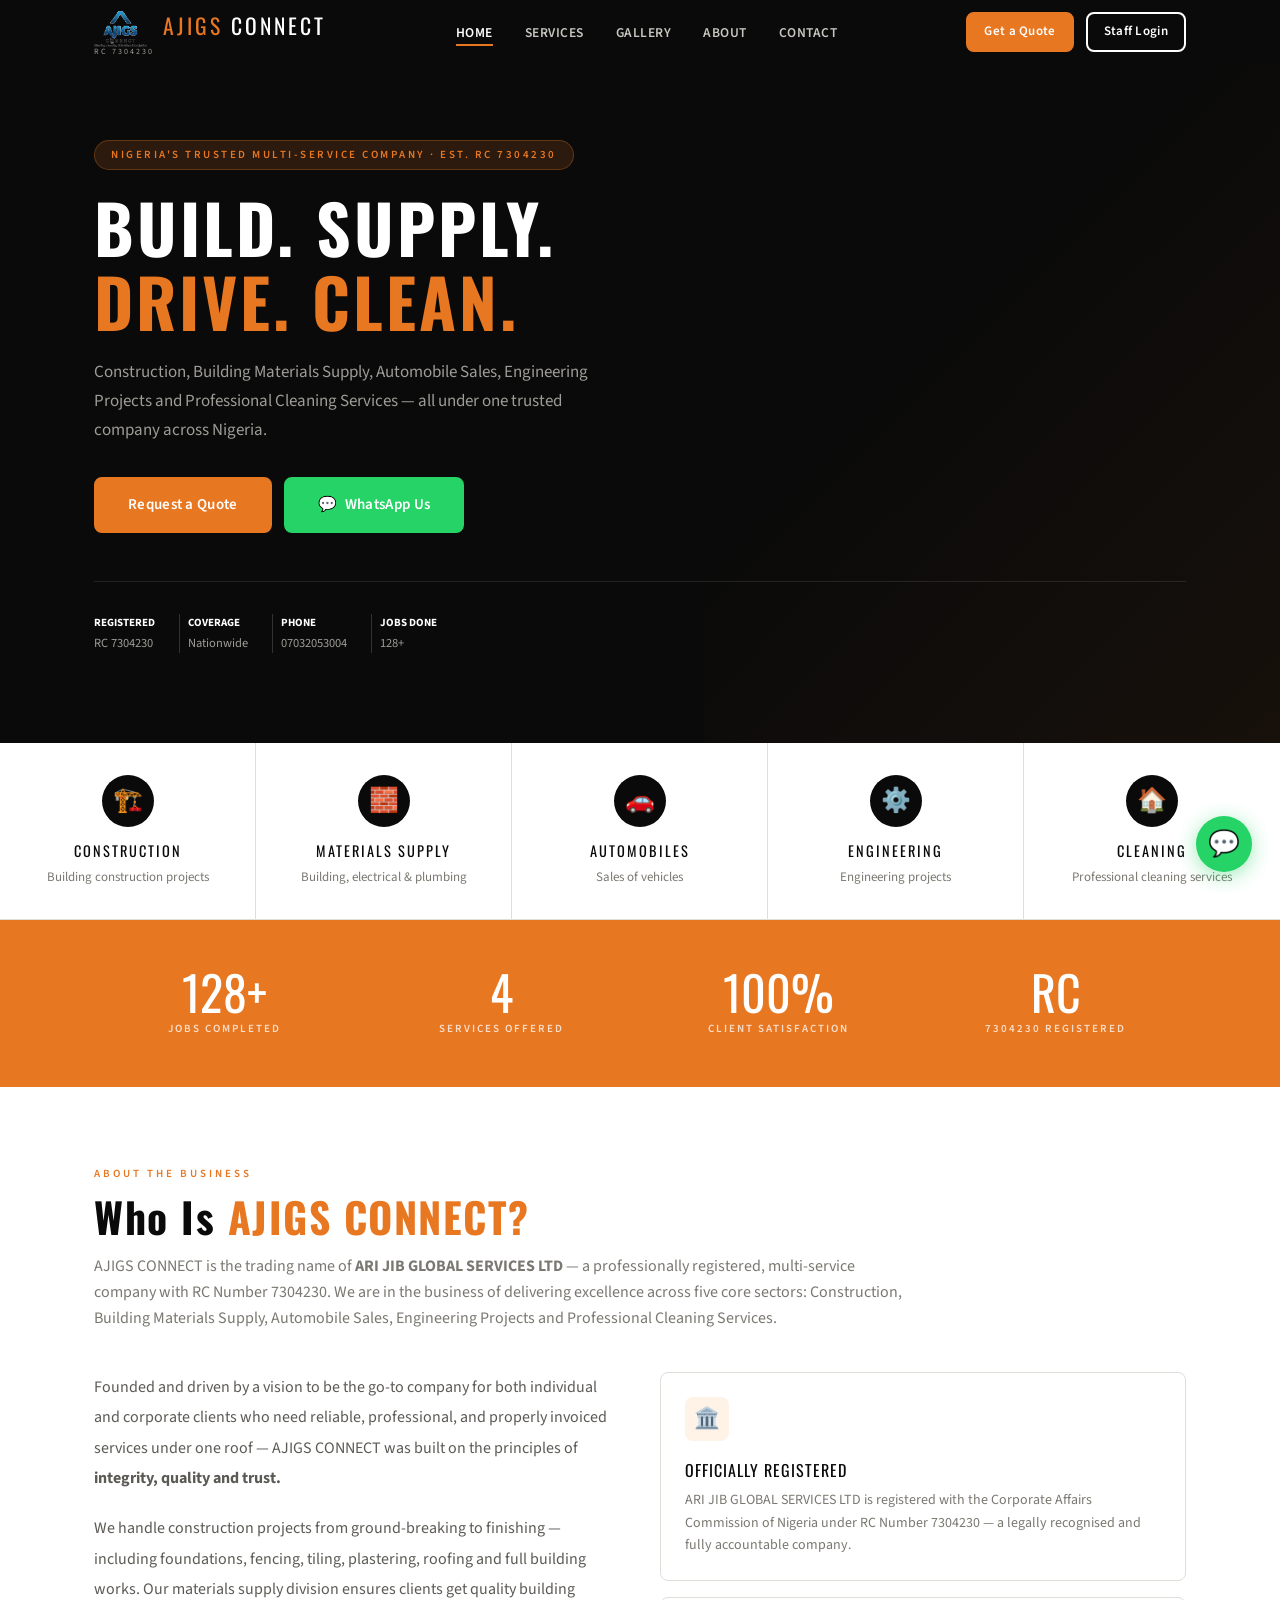
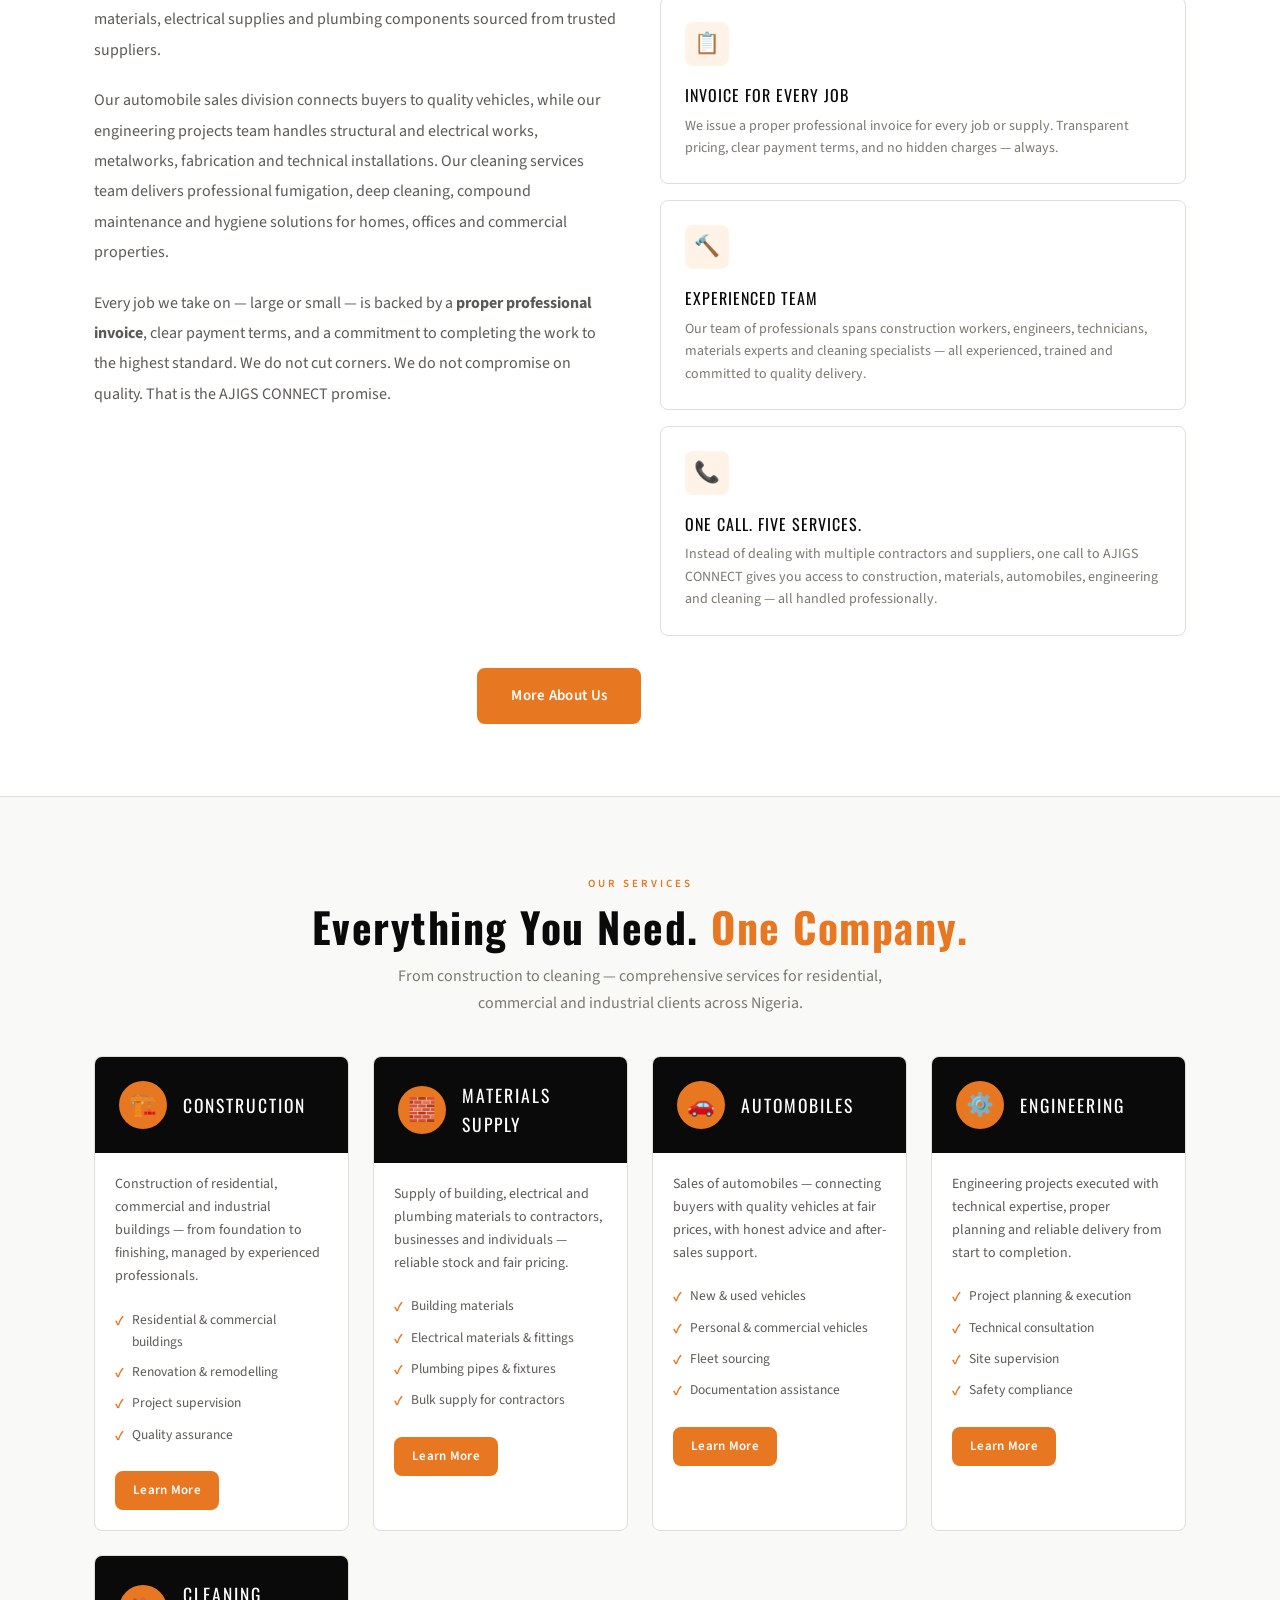
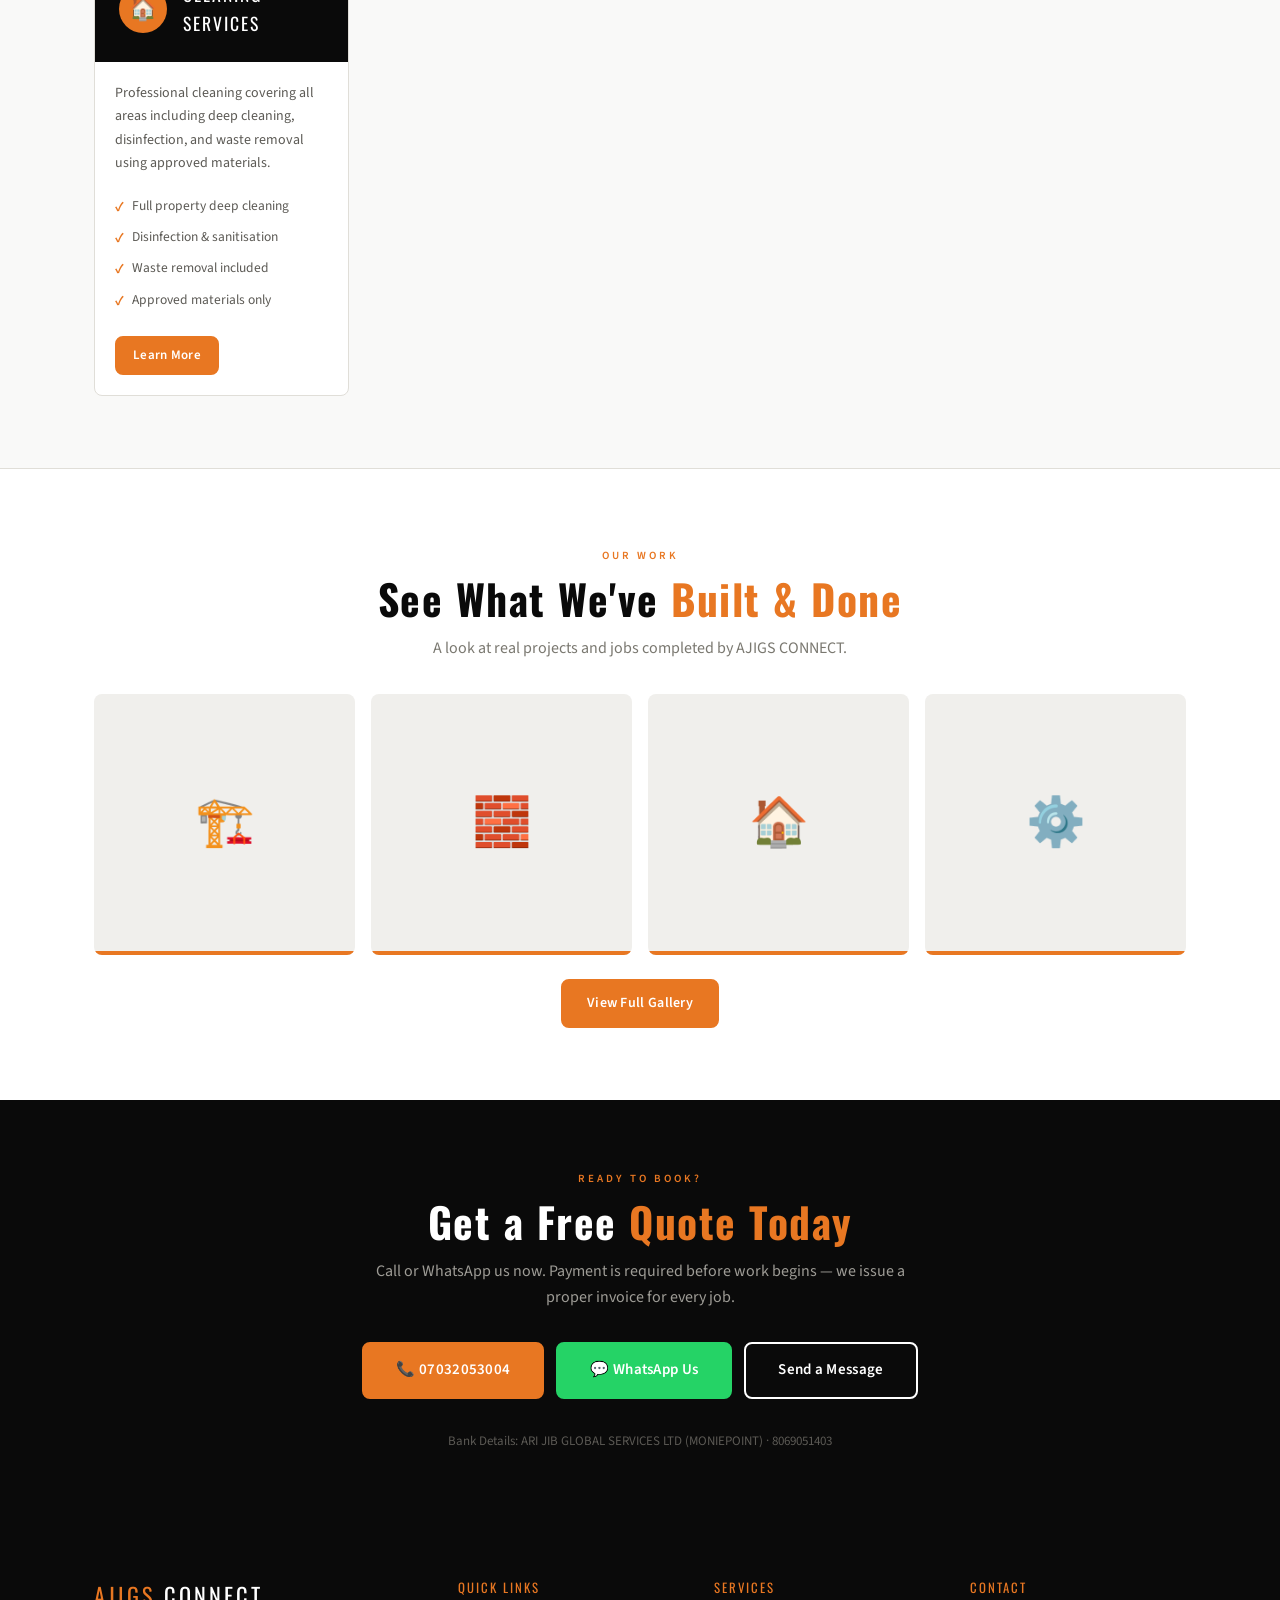
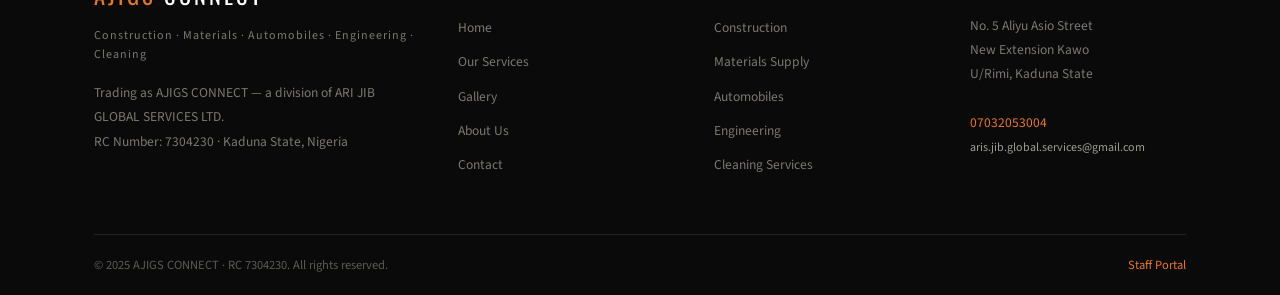
<file: index.html>
<!DOCTYPE html>
<html lang="en">
<head>
  <meta charset="UTF-8" />
  <meta name="viewport" content="width=device-width, initial-scale=1.0" />
  <title>AJIGS CONNECT — Construction, Materials, Automobiles, Engineering & Cleaning | Nigeria</title>
  <meta name="description" content="AJIGS CONNECT — Construction, Building Materials Supply, Automobile Sales, Engineering Projects and Cleaning Services across Nigeria. RC 7304230. Call 07032053004." />
  <meta name="theme-color" content="#0a0a0a" />
  <link rel="manifest" href="manifest.json" />
  <link rel="icon" type="image/png" href="assets/icon-192.png" />
  <link rel="apple-touch-icon" href="assets/icon-192.png" />
  <link rel="stylesheet" href="css/style.css" />
</head>
<body>

  <!-- ===== NAVBAR ===== -->
  <nav class="navbar" id="navbar">
    <div class="navbar-inner">
      <a href="index.html" class="navbar-brand">
        <img src="[data-uri]" alt="AJIGS CONNECT" style="height:36px;width:auto;display:inline-block;vertical-align:middle;margin-right:8px;">
        <span>AJIGS</span> CONNECT
        <small>RC 7304230</small>
      </a>
      <ul class="nav-links">
        <li><a href="index.html" class="active">Home</a></li>
        <li><a href="services.html">Services</a></li>
        <li><a href="gallery.html">Gallery</a></li>
        <li><a href="about.html">About</a></li>
        <li><a href="contact.html">Contact</a></li>
      </ul>
      <div class="nav-actions">
        <a href="contact.html" class="btn btn-primary btn-sm">Get a Quote</a>
        <a href="login.html" class="btn btn-outline btn-sm">Staff Login</a>
      </div>
      <button class="hamburger" id="hamburger" aria-label="Open menu">
        <span></span><span></span><span></span>
      </button>
    </div>
  </nav>

  <!-- Mobile Menu -->
  <div class="mobile-menu" id="mobileMenu">
    <ul>
      <li><a href="index.html">Home</a></li>
      <li><a href="services.html">Services</a></li>
      <li><a href="gallery.html">Gallery</a></li>
      <li><a href="about.html">About Us</a></li>
      <li><a href="contact.html">Contact</a></li>
      <li><a href="login.html">Staff Login</a></li>
    </ul>
    <div style="margin-top:1.5rem;display:flex;gap:.75rem;flex-wrap:wrap;">
      <a href="contact.html" class="btn btn-primary btn-sm">Get a Quote</a>
      <a href="https://wa.me/2347032053004?text=Hello%20AJIGS%20CONNECT%2C%20I%20need%20a%20quote" class="btn btn-wa btn-sm" target="_blank">WhatsApp Us</a>
    </div>
  </div>

  <!-- ===== HERO ===== -->
  <section class="hero">
    <div class="container">
      <div class="hero-eyebrow">Nigeria's Trusted Multi-Service Company · Est. RC 7304230</div>
      <h1>BUILD. SUPPLY.<br><span>DRIVE. CLEAN.</span></h1>
      <p>Construction, Building Materials Supply, Automobile Sales, Engineering Projects and Professional Cleaning Services — all under one trusted company across Nigeria.</p>
      <div class="hero-actions">
        <a href="contact.html" class="btn btn-primary btn-lg">Request a Quote</a>
        <a href="https://wa.me/2347032053004?text=Hello%20AJIGS%20CONNECT%2C%20I%20need%20a%20quote%20for%20your%20services" class="btn btn-wa btn-lg" target="_blank">
          <span>💬</span> WhatsApp Us
        </a>
      </div>
      <div class="hero-badge">
        <div class="hero-badge-item">
          <div><strong>REGISTERED</strong>RC 7304230</div>
        </div>
        <div class="hero-badge-item">
          <div><strong>COVERAGE</strong>Nationwide</div>
        </div>
        <div class="hero-badge-item">
          <div><strong>PHONE</strong>07032053004</div>
        </div>
        <div class="hero-badge-item">
          <div><strong>JOBS DONE</strong>128+</div>
        </div>
      </div>
    </div>
  </section>

  <!-- ===== SERVICES STRIP ===== -->
  <div class="services-strip" style="grid-template-columns:repeat(5,1fr);">
    <a href="services.html#construction" class="strip-item">
      <div class="strip-icon">🏗️</div>
      <div class="strip-name">CONSTRUCTION</div>
      <div class="strip-desc">Building construction projects</div>
    </a>
    <a href="services.html#materials" class="strip-item">
      <div class="strip-icon">🧱</div>
      <div class="strip-name">MATERIALS SUPPLY</div>
      <div class="strip-desc">Building, electrical & plumbing</div>
    </a>
    <a href="services.html#automobiles" class="strip-item">
      <div class="strip-icon">🚗</div>
      <div class="strip-name">AUTOMOBILES</div>
      <div class="strip-desc">Sales of vehicles</div>
    </a>
    <a href="services.html#engineering" class="strip-item">
      <div class="strip-icon">⚙️</div>
      <div class="strip-name">ENGINEERING</div>
      <div class="strip-desc">Engineering projects</div>
    </a>
    <a href="services.html#cleaning" class="strip-item">
      <div class="strip-icon">🏠</div>
      <div class="strip-name">CLEANING</div>
      <div class="strip-desc">Professional cleaning services</div>
    </a>
  </div>

  <!-- ===== STATS BAR ===== -->
  <div class="stats-bar">
    <div class="container">
      <div class="stats-grid">
        <div class="stat-item">
          <div class="stat-num" data-count="128">0</div>
          <div class="stat-label">Jobs Completed</div>
        </div>
        <div class="stat-item">
          <div class="stat-num">4</div>
          <div class="stat-label">Services Offered</div>
        </div>
        <div class="stat-item">
          <div class="stat-num">100%</div>
          <div class="stat-label">Client Satisfaction</div>
        </div>
        <div class="stat-item">
          <div class="stat-num">RC</div>
          <div class="stat-label">7304230 Registered</div>
        </div>
      </div>
    </div>
  </div>

  <!-- ===== ABOUT THE BUSINESS ===== -->
  <section class="section">
    <div class="container">
      <div class="section-eyebrow">About The Business</div>
      <h2 class="section-heading">Who Is <span>AJIGS CONNECT?</span></h2>
      <p class="section-sub" style="max-width:820px;">
        AJIGS CONNECT is the trading name of <strong>ARI JIB GLOBAL SERVICES LTD</strong> — a professionally registered, multi-service company with RC Number 7304230. We are in the business of delivering excellence across five core sectors: Construction, Building Materials Supply, Automobile Sales, Engineering Projects and Professional Cleaning Services.
      </p>

      <div style="display:grid;grid-template-columns:1fr 1fr;gap:2.5rem;margin-top:2.5rem;align-items:start;">
        <div>
          <p style="color:var(--gray-600);line-height:1.9;margin-bottom:1.25rem;">
            Founded and driven by a vision to be the go-to company for both individual and corporate clients who need reliable, professional, and properly invoiced services under one roof — AJIGS CONNECT was built on the principles of <strong>integrity, quality and trust.</strong>
          </p>
          <p style="color:var(--gray-600);line-height:1.9;margin-bottom:1.25rem;">
            We handle construction projects from ground-breaking to finishing — including foundations, fencing, tiling, plastering, roofing and full building works. Our materials supply division ensures clients get quality building materials, electrical supplies and plumbing components sourced from trusted suppliers.
          </p>
          <p style="color:var(--gray-600);line-height:1.9;margin-bottom:1.25rem;">
            Our automobile sales division connects buyers to quality vehicles, while our engineering projects team handles structural and electrical works, metalworks, fabrication and technical installations. Our cleaning services team delivers professional fumigation, deep cleaning, compound maintenance and hygiene solutions for homes, offices and commercial properties.
          </p>
          <p style="color:var(--gray-600);line-height:1.9;">
            Every job we take on — large or small — is backed by a <strong>proper professional invoice</strong>, clear payment terms, and a commitment to completing the work to the highest standard. We do not cut corners. We do not compromise on quality. That is the AJIGS CONNECT promise.
          </p>
        </div>
        <div style="display:flex;flex-direction:column;gap:1rem;">
          <div class="why-card">
            <div class="why-icon">🏛️</div>
            <div class="why-title">OFFICIALLY REGISTERED</div>
            <p class="why-desc">ARI JIB GLOBAL SERVICES LTD is registered with the Corporate Affairs Commission of Nigeria under RC Number 7304230 — a legally recognised and fully accountable company.</p>
          </div>
          <div class="why-card">
            <div class="why-icon">📋</div>
            <div class="why-title">INVOICE FOR EVERY JOB</div>
            <p class="why-desc">We issue a proper professional invoice for every job or supply. Transparent pricing, clear payment terms, and no hidden charges — always.</p>
          </div>
          <div class="why-card">
            <div class="why-icon">🔨</div>
            <div class="why-title">EXPERIENCED TEAM</div>
            <p class="why-desc">Our team of professionals spans construction workers, engineers, technicians, materials experts and cleaning specialists — all experienced, trained and committed to quality delivery.</p>
          </div>
          <div class="why-card">
            <div class="why-icon">📞</div>
            <div class="why-title">ONE CALL. FIVE SERVICES.</div>
            <p class="why-desc">Instead of dealing with multiple contractors and suppliers, one call to AJIGS CONNECT gives you access to construction, materials, automobiles, engineering and cleaning — all handled professionally.</p>
          </div>
        </div>
      </div>

      <div style="margin-top:2rem;text-align:center;">
        <a href="about.html" class="btn btn-primary btn-lg">More About Us</a>
        <a href="contact.html" class="btn btn-outline btn-lg" style="margin-left:12px;">Get a Quote</a>
      </div>
    </div>
  </section>

  <!-- ===== SERVICES OVERVIEW ===== -->
  <section class="section" style="background:var(--gray-50);border-top:1px solid var(--gray-200);border-bottom:1px solid var(--gray-200);">
    <div class="container">
      <div class="text-center">
        <div class="section-eyebrow">Our Services</div>
        <h2 class="section-heading">Everything You Need. <span>One Company.</span></h2>
        <p class="section-sub centered">From construction to cleaning — comprehensive services for residential, commercial and industrial clients across Nigeria.</p>
      </div>
      <div class="services-detail-grid" style="grid-template-columns:repeat(auto-fit,minmax(220px,1fr));">
        <div class="service-card">
          <div class="service-card-top">
            <div class="service-card-icon">🏗️</div>
            <div class="service-card-name">CONSTRUCTION</div>
          </div>
          <div class="service-card-body">
            <p>Construction of residential, commercial and industrial buildings — from foundation to finishing, managed by experienced professionals.</p>
            <ul class="service-includes">
              <li>Residential & commercial buildings</li>
              <li>Renovation & remodelling</li>
              <li>Project supervision</li>
              <li>Quality assurance</li>
            </ul>
            <a href="services.html#construction" class="btn btn-primary btn-sm">Learn More</a>
          </div>
        </div>
        <div class="service-card">
          <div class="service-card-top">
            <div class="service-card-icon">🧱</div>
            <div class="service-card-name">MATERIALS SUPPLY</div>
          </div>
          <div class="service-card-body">
            <p>Supply of building, electrical and plumbing materials to contractors, businesses and individuals — reliable stock and fair pricing.</p>
            <ul class="service-includes">
              <li>Building materials</li>
              <li>Electrical materials & fittings</li>
              <li>Plumbing pipes & fixtures</li>
              <li>Bulk supply for contractors</li>
            </ul>
            <a href="services.html#materials" class="btn btn-primary btn-sm">Learn More</a>
          </div>
        </div>
        <div class="service-card">
          <div class="service-card-top">
            <div class="service-card-icon">🚗</div>
            <div class="service-card-name">AUTOMOBILES</div>
          </div>
          <div class="service-card-body">
            <p>Sales of automobiles — connecting buyers with quality vehicles at fair prices, with honest advice and after-sales support.</p>
            <ul class="service-includes">
              <li>New & used vehicles</li>
              <li>Personal & commercial vehicles</li>
              <li>Fleet sourcing</li>
              <li>Documentation assistance</li>
            </ul>
            <a href="services.html#automobiles" class="btn btn-primary btn-sm">Learn More</a>
          </div>
        </div>
        <div class="service-card">
          <div class="service-card-top">
            <div class="service-card-icon">⚙️</div>
            <div class="service-card-name">ENGINEERING</div>
          </div>
          <div class="service-card-body">
            <p>Engineering projects executed with technical expertise, proper planning and reliable delivery from start to completion.</p>
            <ul class="service-includes">
              <li>Project planning & execution</li>
              <li>Technical consultation</li>
              <li>Site supervision</li>
              <li>Safety compliance</li>
            </ul>
            <a href="services.html#engineering" class="btn btn-primary btn-sm">Learn More</a>
          </div>
        </div>
        <div class="service-card">
          <div class="service-card-top">
            <div class="service-card-icon">🏠</div>
            <div class="service-card-name">CLEANING SERVICES</div>
          </div>
          <div class="service-card-body">
            <p>Professional cleaning covering all areas including deep cleaning, disinfection, and waste removal using approved materials.</p>
            <ul class="service-includes">
              <li>Full property deep cleaning</li>
              <li>Disinfection & sanitisation</li>
              <li>Waste removal included</li>
              <li>Approved materials only</li>
            </ul>
            <a href="services.html#cleaning" class="btn btn-primary btn-sm">Learn More</a>
          </div>
        </div>
      </div>
    </div>
  </section>

  <!-- ===== GALLERY PREVIEW ===== -->
  <section class="section">
    <div class="container">
      <div class="text-center">
        <div class="section-eyebrow">Our Work</div>
        <h2 class="section-heading">See What We've <span>Built & Done</span></h2>
        <p class="section-sub centered">A look at real projects and jobs completed by AJIGS CONNECT.</p>
      </div>
      <div id="home-gallery-preview" style="display:grid;grid-template-columns:repeat(auto-fit,minmax(220px,1fr));gap:1rem;margin-top:2rem;">
        <div class="about-image-wrap gallery-preview-box" data-icon="🏗️" style="aspect-ratio:1;font-size:3rem;">🏗️</div>
        <div class="about-image-wrap gallery-preview-box" data-icon="🧱" style="aspect-ratio:1;font-size:3rem;">🧱</div>
        <div class="about-image-wrap gallery-preview-box" data-icon="🏠" style="aspect-ratio:1;font-size:3rem;">🏠</div>
        <div class="about-image-wrap gallery-preview-box" data-icon="⚙️" style="aspect-ratio:1;font-size:3rem;">⚙️</div>
      </div>
      <div class="text-center mt-3">
        <a href="gallery.html" class="btn btn-primary">View Full Gallery</a>
      </div>
    </div>
  </section>

  <!-- ===== CTA BANNER ===== -->
  <section style="background:var(--black);padding:64px 0;">
    <div class="container text-center">
      <div class="section-eyebrow">Ready to Book?</div>
      <h2 class="section-heading" style="color:var(--white);">Get a Free <span>Quote Today</span></h2>
      <p class="section-sub centered" style="color:var(--gray-400);">Call or WhatsApp us now. Payment is required before work begins — we issue a proper invoice for every job.</p>
      <div style="display:flex;gap:12px;justify-content:center;flex-wrap:wrap;margin-top:2rem;">
        <a href="tel:07032053004" class="btn btn-primary btn-lg">📞 07032053004</a>
        <a href="https://wa.me/2347032053004?text=Hello%20AJIGS%20CONNECT%2C%20I%20need%20a%20quote" class="btn btn-wa btn-lg" target="_blank">💬 WhatsApp Us</a>
        <a href="contact.html" class="btn btn-outline btn-lg">Send a Message</a>
      </div>
      <div style="margin-top:2rem;font-size:13px;color:var(--gray-600);">
        Bank Details: ARI JIB GLOBAL SERVICES LTD (MONIEPOINT) · 8069051403
      </div>
    </div>
  </section>

  <!-- ===== FOOTER ===== -->
  <footer class="footer">
    <div class="container">
      <div class="footer-grid">
        <div>
          <div class="footer-brand"><span>AJIGS</span> CONNECT</div>
          <div class="footer-tagline">Construction · Materials · Automobiles · Engineering · Cleaning</div>
          <div class="footer-body">
            Trading as AJIGS CONNECT — a division of ARI JIB GLOBAL SERVICES LTD.<br>
            RC Number: 7304230 · Kaduna State, Nigeria
          </div>
        </div>
        <div>
          <div class="footer-title">Quick Links</div>
          <ul class="footer-links">
            <li><a href="index.html">Home</a></li>
            <li><a href="services.html">Our Services</a></li>
            <li><a href="gallery.html">Gallery</a></li>
            <li><a href="about.html">About Us</a></li>
            <li><a href="contact.html">Contact</a></li>
          </ul>
        </div>
        <div>
          <div class="footer-title">Services</div>
          <ul class="footer-links">
            <li><a href="services.html#construction">Construction</a></li>
            <li><a href="services.html#materials">Materials Supply</a></li>
            <li><a href="services.html#automobiles">Automobiles</a></li>
            <li><a href="services.html#engineering">Engineering</a></li>
            <li><a href="services.html#cleaning">Cleaning Services</a></li>
          </ul>
        </div>
        <div>
          <div class="footer-title">Contact</div>
          <div class="footer-body">
            No. 5 Aliyu Asio Street<br>
            New Extension Kawo<br>
            U/Rimi, Kaduna State<br><br>
            <a href="tel:07032053004" style="color:var(--orange);">07032053004</a><br>
            <a href="mailto:aris.jib.global.services@gmail.com" style="color:var(--gray-400);font-size:12px;">aris.jib.global.services@gmail.com</a>
          </div>
        </div>
      </div>
      <div class="footer-bottom">
        <span>© 2025 AJIGS CONNECT · RC 7304230. All rights reserved.</span>
        <span><a href="login.html">Staff Portal</a></span>
      </div>
    </div>
  </footer>

  <!-- WhatsApp FAB -->
  <a href="https://wa.me/2347032053004?text=Hello%20AJIGS%20CONNECT%2C%20I%20need%20a%20quote%20for%20your%20services" class="wa-fab" target="_blank" title="Chat on WhatsApp">💬</a>

  <script src="js/main.js"></script>
  <script src="js/pwa.js"></script>
  <script>
    // Load latest 4 gallery images for homepage preview
    (async function() {
      try {
        const res = await fetch('https://pelkootzjmcppuljgbqs.supabase.co/rest/v1/ajigs_gallery?select=*&order=created_at.desc&limit=4', {
          headers: { 'apikey': 'eyJhbGciOiJIUzI1NiIsInR5cCI6IkpXVCJ9.eyJpc3MiOiJzdXBhYmFzZSIsInJlZiI6InBlbGtvb3R6am1jcHB1bGpnYnFzIiwicm9sZSI6ImFub24iLCJpYXQiOjE3Nzk4MDY3NDEsImV4cCI6MjA5NTM4Mjc0MX0.rjuqM25Tx0pQNm-vZ9VdxkePimuUqYapU9bwmUhx2fw' }
        });
        const items = await res.json();
        if (!Array.isArray(items) || !items.length) return; // keep placeholder icons
        const wrap = document.getElementById('home-gallery-preview');
        wrap.innerHTML = items.map(item => `
          <div class="about-image-wrap" style="aspect-ratio:1;overflow:hidden;padding:0;">
            <img src="${item.image_url}" alt="${item.title||''}" style="width:100%;height:100%;object-fit:cover;">
          </div>`).join('');
      } catch(e) { /* keep placeholder icons on error */ }
    })();
  </script>
</body>
</html>
</file>
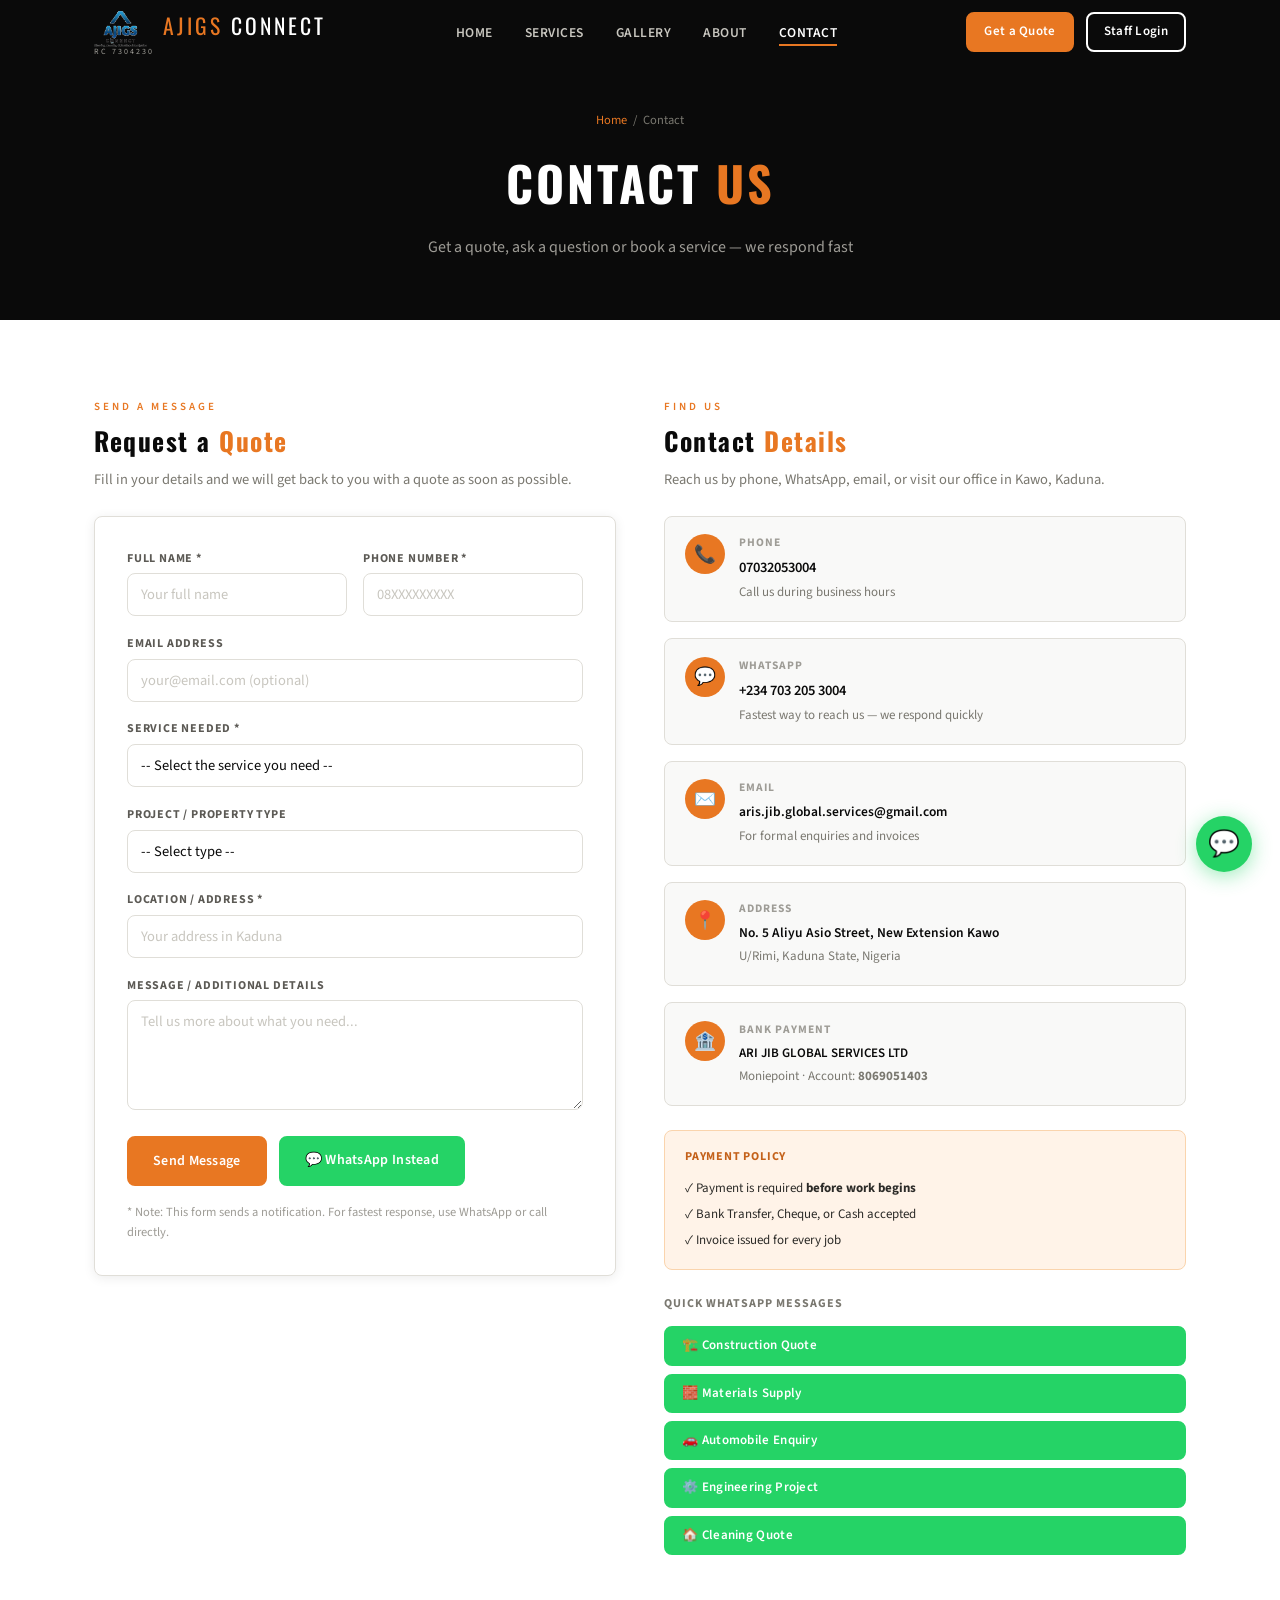
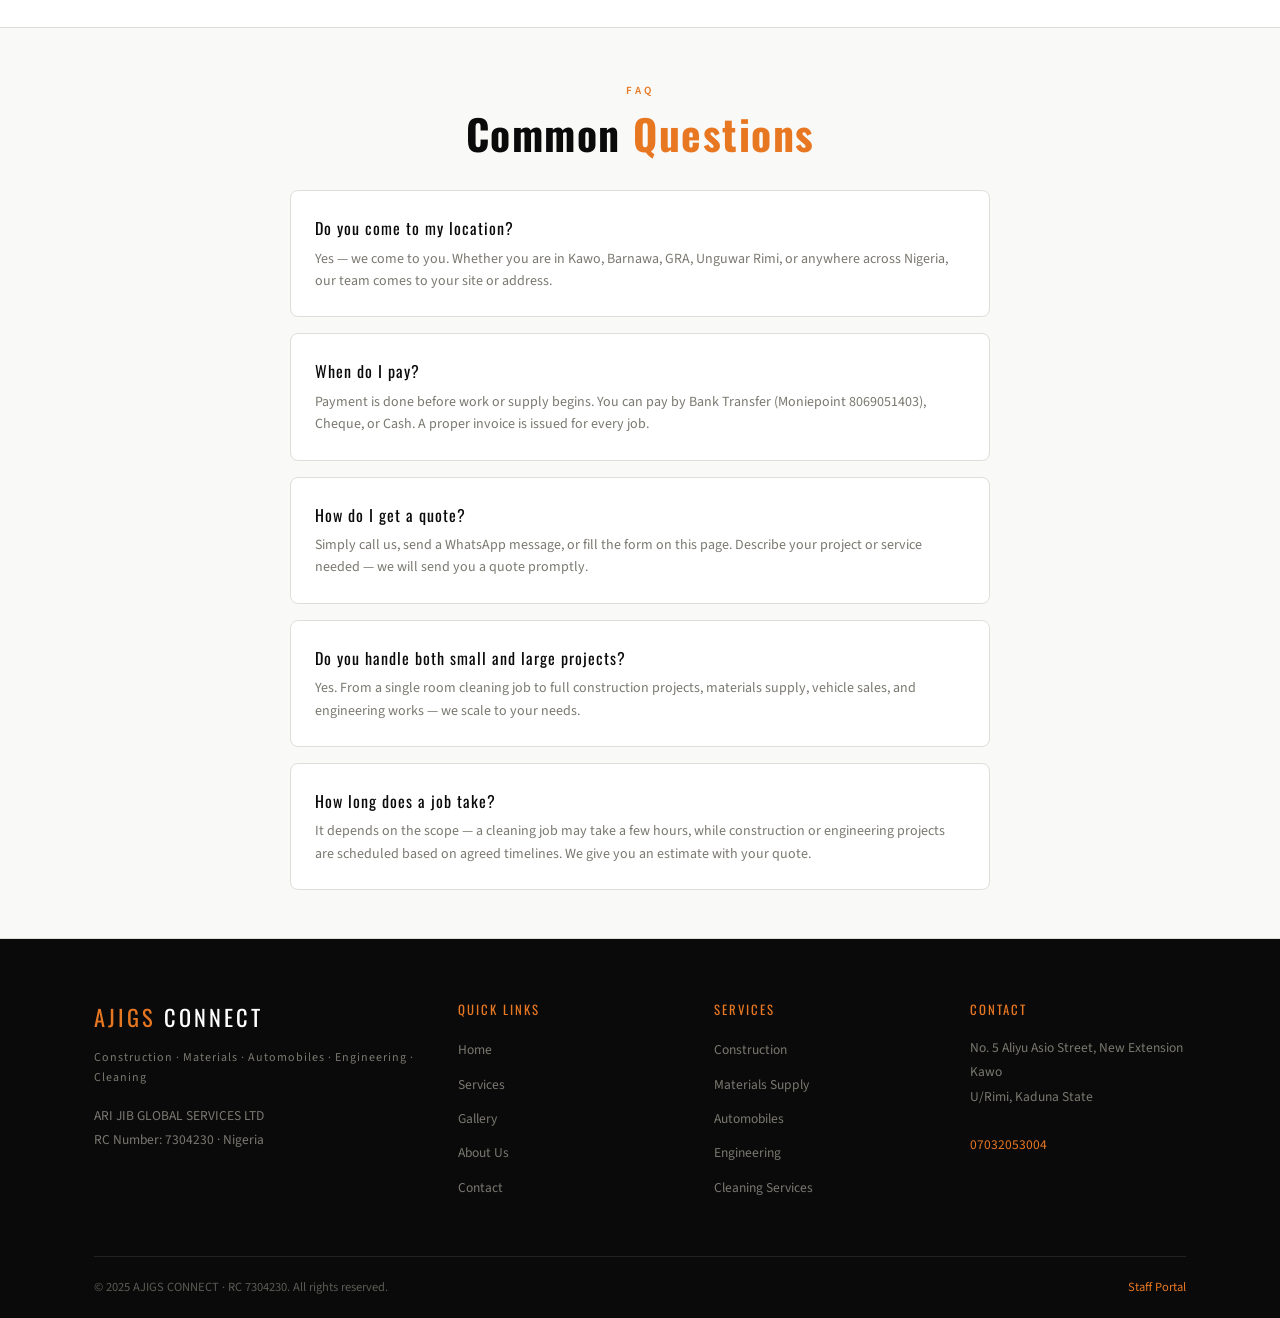
<file: contact.html>
<!DOCTYPE html>
<html lang="en">
<head>
  <meta charset="UTF-8" />
  <meta name="viewport" content="width=device-width, initial-scale=1.0" />
  <title>Contact Us — AJIGS CONNECT | Get a Quote in Kaduna</title>
  <meta name="description" content="Contact AJIGS CONNECT for a cleaning, laundry, upholstery or fumigation quote across Nigeria. Call 07032053004 or send a message." />
  <meta name="theme-color" content="#0a0a0a" />
  <link rel="manifest" href="manifest.json" />
  <link rel="icon" type="image/png" href="assets/icon-192.png" />
  <link rel="stylesheet" href="css/style.css" />
</head>
<body>

  <!-- ===== NAVBAR ===== -->
  <nav class="navbar" id="navbar">
    <div class="navbar-inner">
      <a href="index.html" class="navbar-brand">
        <img src="[data-uri]" alt="AJIGS CONNECT" style="height:36px;width:auto;display:inline-block;vertical-align:middle;margin-right:8px;">
        <span>AJIGS</span> CONNECT
        <small>RC 7304230</small>
      </a>
      <ul class="nav-links">
        <li><a href="index.html">Home</a></li>
        <li><a href="services.html">Services</a></li>
        <li><a href="gallery.html">Gallery</a></li>
        <li><a href="about.html">About</a></li>
        <li><a href="contact.html" class="active">Contact</a></li>
      </ul>
      <div class="nav-actions">
        <a href="contact.html" class="btn btn-primary btn-sm">Get a Quote</a>
        <a href="login.html" class="btn btn-outline btn-sm">Staff Login</a>
      </div>
      <button class="hamburger" id="hamburger" aria-label="Open menu">
        <span></span><span></span><span></span>
      </button>
    </div>
  </nav>
  <div class="mobile-menu" id="mobileMenu">
    <ul>
      <li><a href="index.html">Home</a></li>
      <li><a href="services.html">Services</a></li>
      <li><a href="gallery.html">Gallery</a></li>
      <li><a href="about.html">About Us</a></li>
      <li><a href="contact.html">Contact</a></li>
      <li><a href="login.html">Staff Login</a></li>
    </ul>
  </div>

  <!-- ===== PAGE HERO ===== -->
  <div class="page-hero">
    <div class="container">
      <div class="breadcrumb"><a href="index.html">Home</a><span>/</span>Contact</div>
      <h1>CONTACT <span>US</span></h1>
      <p>Get a quote, ask a question or book a service — we respond fast</p>
    </div>
  </div>

  <!-- ===== CONTACT SECTION ===== -->
  <section class="section">
    <div class="container">
      <div class="contact-grid">

        <!-- FORM -->
        <div>
          <div class="section-eyebrow">Send a Message</div>
          <h2 class="section-heading" style="font-size:1.6rem;">Request a <span>Quote</span></h2>
          <p style="color:var(--gray-500);margin:.75rem 0 1.5rem;font-size:14.5px;">Fill in your details and we will get back to you with a quote as soon as possible.</p>

          <div class="contact-form-card">
            <div id="form-alert" class="alert alert-success d-none">
              ✅ Your message has been sent! We will contact you shortly.
            </div>
            <div id="form-error" class="alert alert-danger d-none">
              ⚠️ Please fill in all required fields.
            </div>

            <div class="form-row">
              <div class="form-group">
                <label class="form-label">Full Name *</label>
                <input class="form-control" id="cf-name" type="text" placeholder="Your full name" />
              </div>
              <div class="form-group">
                <label class="form-label">Phone Number *</label>
                <input class="form-control" id="cf-phone" type="tel" placeholder="08XXXXXXXXX" />
              </div>
            </div>

            <div class="form-group">
              <label class="form-label">Email Address</label>
              <input class="form-control" id="cf-email" type="email" placeholder="your@email.com (optional)" />
            </div>

            <div class="form-group">
              <label class="form-label">Service Needed *</label>
              <select class="form-control" id="cf-service">
                <option value="">-- Select the service you need --</option>
                <option value="Construction">Construction</option>
                <option value="Building Materials Supply">Building Materials Supply</option>
                <option value="Automobile Sales">Automobile Sales</option>
                <option value="Engineering Projects">Engineering Projects</option>
                <option value="Cleaning Services">Cleaning Services</option>
                <option value="Multiple Services">Multiple Services / Not Sure</option>
              </select>
            </div>

            <div class="form-group">
              <label class="form-label">Project / Property Type</label>
              <select class="form-control" id="cf-property">
                <option value="">-- Select type --</option>
                <option>Single Room</option>
                <option>Flat / Apartment</option>
                <option>Bungalow</option>
                <option>Duplex</option>
                <option>Office / Commercial</option>
                <option>Construction Site</option>
                <option>Other</option>
              </select>
            </div>

            <div class="form-group">
              <label class="form-label">Location / Address *</label>
              <input class="form-control" id="cf-location" type="text" placeholder="Your address in Kaduna" />
            </div>

            <div class="form-group">
              <label class="form-label">Message / Additional Details</label>
              <textarea class="form-control" id="cf-message" rows="4" placeholder="Tell us more about what you need..."></textarea>
            </div>

            <div style="display:flex;gap:.75rem;flex-wrap:wrap;">
              <button class="btn btn-primary" onclick="submitContactForm()">Send Message</button>
              <a href="https://wa.me/2347032053004?text=Hello%20AJIGS%20CONNECT%2C%20I%20need%20a%20quote%20for%20your%20services" class="btn btn-wa" target="_blank">💬 WhatsApp Instead</a>
            </div>

            <div style="margin-top:1rem;font-size:12.5px;color:var(--gray-400);">
              * Note: This form sends a notification. For fastest response, use WhatsApp or call directly.
            </div>
          </div>
        </div>

        <!-- CONTACT INFO -->
        <div>
          <div class="section-eyebrow">Find Us</div>
          <h2 class="section-heading" style="font-size:1.6rem;">Contact <span>Details</span></h2>
          <p style="color:var(--gray-500);margin:.75rem 0 1.5rem;font-size:14.5px;">Reach us by phone, WhatsApp, email, or visit our office in Kawo, Kaduna.</p>

          <div class="contact-info-list">
            <div class="contact-info-item">
              <div class="contact-info-icon">📞</div>
              <div>
                <div class="contact-info-title">Phone</div>
                <div class="contact-info-val"><a href="tel:07032053004">07032053004</a></div>
                <div class="contact-info-sub">Call us during business hours</div>
              </div>
            </div>

            <div class="contact-info-item">
              <div class="contact-info-icon">💬</div>
              <div>
                <div class="contact-info-title">WhatsApp</div>
                <div class="contact-info-val">
                  <a href="https://wa.me/2347032053004" target="_blank">+234 703 205 3004</a>
                </div>
                <div class="contact-info-sub">Fastest way to reach us — we respond quickly</div>
              </div>
            </div>

            <div class="contact-info-item">
              <div class="contact-info-icon">✉️</div>
              <div>
                <div class="contact-info-title">Email</div>
                <div class="contact-info-val" style="font-size:13.5px;">
                  <a href="mailto:aris.jib.global.services@gmail.com">aris.jib.global.services@gmail.com</a>
                </div>
                <div class="contact-info-sub">For formal enquiries and invoices</div>
              </div>
            </div>

            <div class="contact-info-item">
              <div class="contact-info-icon">📍</div>
              <div>
                <div class="contact-info-title">Address</div>
                <div class="contact-info-val" style="font-size:13.5px;">No. 5 Aliyu Asio Street, New Extension Kawo</div>
                <div class="contact-info-sub">U/Rimi, Kaduna State, Nigeria</div>
              </div>
            </div>

            <div class="contact-info-item">
              <div class="contact-info-icon">🏦</div>
              <div>
                <div class="contact-info-title">Bank Payment</div>
                <div class="contact-info-val" style="font-size:13px;">ARI JIB GLOBAL SERVICES LTD</div>
                <div class="contact-info-sub">Moniepoint · Account: <strong>8069051403</strong></div>
              </div>
            </div>
          </div>

          <!-- Payment Note -->
          <div style="margin-top:1.5rem;background:var(--orange-light);border:1px solid var(--orange-mid);border-radius:var(--radius);padding:1rem 1.25rem;">
            <div style="font-weight:700;font-size:12px;text-transform:uppercase;letter-spacing:.8px;color:var(--orange-dark);margin-bottom:.5rem;">Payment Policy</div>
            <ul style="list-style:none;font-size:13px;color:var(--gray-800);line-height:2;">
              <li>✓ Payment is required <strong>before work begins</strong></li>
              <li>✓ Bank Transfer, Cheque, or Cash accepted</li>
              <li>✓ Invoice issued for every job</li>
            </ul>
          </div>

          <!-- Quick WhatsApp Templates -->
          <div style="margin-top:1.5rem;">
            <div style="font-size:12px;font-weight:700;text-transform:uppercase;letter-spacing:1px;color:var(--gray-500);margin-bottom:.75rem;">Quick WhatsApp Messages</div>
            <div style="display:flex;flex-direction:column;gap:.5rem;">
              <a href="https://wa.me/2347032053004?text=Hello%20AJIGS%20CONNECT%2C%20I%20need%20a%20quote%20for%20a%20Construction%20project" target="_blank" class="btn btn-wa btn-sm">🏗️ Construction Quote</a>
              <a href="https://wa.me/2347032053004?text=Hello%20AJIGS%20CONNECT%2C%20I%20need%20Building%20Materials%20Supply" target="_blank" class="btn btn-wa btn-sm">🧱 Materials Supply</a>
              <a href="https://wa.me/2347032053004?text=Hello%20AJIGS%20CONNECT%2C%20I%20want%20to%20enquire%20about%20Automobiles" target="_blank" class="btn btn-wa btn-sm">🚗 Automobile Enquiry</a>
              <a href="https://wa.me/2347032053004?text=Hello%20AJIGS%20CONNECT%2C%20I%20have%20an%20Engineering%20project" target="_blank" class="btn btn-wa btn-sm">⚙️ Engineering Project</a>
              <a href="https://wa.me/2347032053004?text=Hello%20AJIGS%20CONNECT%2C%20I%20need%20a%20quote%20for%20Cleaning%20Services" target="_blank" class="btn btn-wa btn-sm">🏠 Cleaning Quote</a>
            </div>
          </div>
        </div>

      </div>
    </div>
  </section>

  <!-- ===== FAQ ===== -->
  <section class="section-sm" style="background:var(--gray-50);border-top:1px solid var(--gray-200);border-bottom:1px solid var(--gray-200);">
    <div class="container">
      <div style="max-width:700px;margin:0 auto;">
        <div class="text-center">
          <div class="section-eyebrow">FAQ</div>
          <h2 class="section-heading">Common <span>Questions</span></h2>
        </div>
        <div style="margin-top:2rem;display:flex;flex-direction:column;gap:1rem;">
          <div class="why-card">
            <div class="why-title">Do you come to my location?</div>
            <p class="why-desc">Yes — we come to you. Whether you are in Kawo, Barnawa, GRA, Unguwar Rimi, or anywhere across Nigeria, our team comes to your site or address.</p>
          </div>
          <div class="why-card">
            <div class="why-title">When do I pay?</div>
            <p class="why-desc">Payment is done before work or supply begins. You can pay by Bank Transfer (Moniepoint 8069051403), Cheque, or Cash. A proper invoice is issued for every job.</p>
          </div>
          <div class="why-card">
            <div class="why-title">How do I get a quote?</div>
            <p class="why-desc">Simply call us, send a WhatsApp message, or fill the form on this page. Describe your project or service needed — we will send you a quote promptly.</p>
          </div>
          <div class="why-card">
            <div class="why-title">Do you handle both small and large projects?</div>
            <p class="why-desc">Yes. From a single room cleaning job to full construction projects, materials supply, vehicle sales, and engineering works — we scale to your needs.</p>
          </div>
          <div class="why-card">
            <div class="why-title">How long does a job take?</div>
            <p class="why-desc">It depends on the scope — a cleaning job may take a few hours, while construction or engineering projects are scheduled based on agreed timelines. We give you an estimate with your quote.</p>
          </div>
        </div>
      </div>
    </div>
  </section>

  <!-- ===== FOOTER ===== -->
  <footer class="footer">
    <div class="container">
      <div class="footer-grid">
        <div>
          <div class="footer-brand"><span>AJIGS</span> CONNECT</div>
          <div class="footer-tagline">Construction · Materials · Automobiles · Engineering · Cleaning</div>
          <div class="footer-body">ARI JIB GLOBAL SERVICES LTD<br>RC Number: 7304230 · Nigeria</div>
        </div>
        <div>
          <div class="footer-title">Quick Links</div>
          <ul class="footer-links">
            <li><a href="index.html">Home</a></li>
            <li><a href="services.html">Services</a></li>
            <li><a href="gallery.html">Gallery</a></li>
            <li><a href="about.html">About Us</a></li>
            <li><a href="contact.html">Contact</a></li>
          </ul>
        </div>
        <div>
          <div class="footer-title">Services</div>
          <ul class="footer-links">
            <li><a href="services.html#construction">Construction</a></li>
            <li><a href="services.html#materials">Materials Supply</a></li>
            <li><a href="services.html#automobiles">Automobiles</a></li>
            <li><a href="services.html#engineering">Engineering</a></li>
            <li><a href="services.html#cleaning">Cleaning Services</a></li>
          </ul>
        </div>
        <div>
          <div class="footer-title">Contact</div>
          <div class="footer-body">
            No. 5 Aliyu Asio Street, New Extension Kawo<br>
            U/Rimi, Kaduna State<br><br>
            <a href="tel:07032053004" style="color:var(--orange);">07032053004</a>
          </div>
        </div>
      </div>
      <div class="footer-bottom">
        <span>© 2025 AJIGS CONNECT · RC 7304230. All rights reserved.</span>
        <a href="login.html">Staff Portal</a>
      </div>
    </div>
  </footer>

  <a href="https://wa.me/2347032053004" class="wa-fab" target="_blank" title="Chat on WhatsApp">💬</a>
  <script src="js/main.js"></script>
</body>
</html>
</file>
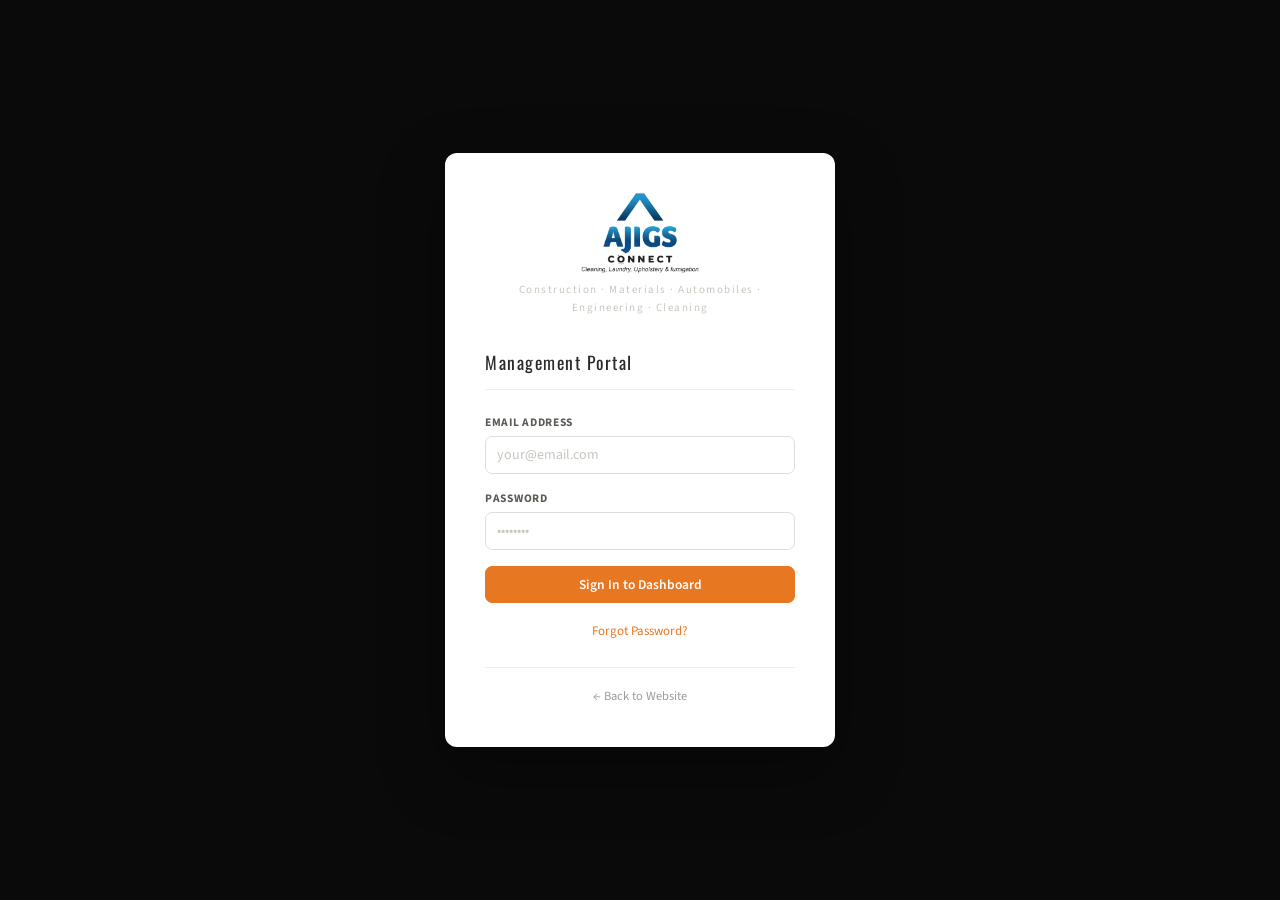
<file: dashboard.html>
<!DOCTYPE html>
<html lang="en">
<head>
  <meta charset="UTF-8" />
  <meta name="viewport" content="width=device-width, initial-scale=1.0" />
  <title>Dashboard — AJIGS CONNECT Management System</title>
  <meta name="theme-color" content="#0a0a0a" />
  <link rel="manifest" href="manifest.json" />
  <link rel="icon" type="image/png" href="assets/icon-192.png" />
  <link rel="stylesheet" href="css/erp.css" />
</head>
<body>

<!-- ====================================================
     TOP BAR
===================================================== -->
<header class="topbar">
  <div class="topbar-left">
    <div class="topbar-brand">
      <img src="[data-uri]" alt="AJIGS CONNECT" style="height:36px;width:auto;display:inline-block;vertical-align:middle;margin-right:10px;">
      <div class="brand-text">
        AJIGS <span style="color:var(--orange)">CONNECT</span>
        <small>Management System</small>
      </div>
    </div>
  </div>
  <div class="topbar-right">
    <div class="topbar-user">
      <div class="user-avatar" id="topbar-avatar">P</div>
      <div>
        <div id="topbar-name" style="font-size:13px;color:var(--white);font-weight:600;"></div>
        <div id="topbar-role" style="font-size:11px;color:var(--orange);"></div>
      </div>
    </div>
    <div class="topbar-divider"></div>
    <button class="topbar-btn" onclick="window.open('index.html','_blank')">🌐 Website</button>
    <button class="topbar-btn" onclick="doLogout()">Sign Out</button>
  </div>
</header>

<!-- ====================================================
     APP LAYOUT
===================================================== -->
<div class="app-layout">

  <!-- SIDEBAR -->
  <aside class="sidebar" id="sidebar">
    <div class="sidebar-section">Overview</div>
    <div class="sidebar-item active" data-panel="dashboard" onclick="navTo('dashboard',this)">
      <svg viewBox="0 0 24 24" fill="none" stroke="currentColor" stroke-width="2"><rect x="3" y="3" width="7" height="9"/><rect x="14" y="3" width="7" height="5"/><rect x="14" y="12" width="7" height="9"/><rect x="3" y="16" width="7" height="5"/></svg>
      Dashboard
    </div>

    <div class="sidebar-section">Operations</div>
    <div class="sidebar-item" data-panel="jobs" onclick="navTo('jobs',this)">
      <svg viewBox="0 0 24 24" fill="none" stroke="currentColor" stroke-width="2"><path d="M9 5H7a2 2 0 00-2 2v12a2 2 0 002 2h10a2 2 0 002-2V7a2 2 0 00-2-2h-2"/><rect x="9" y="3" width="6" height="4" rx="2"/><line x1="9" y1="12" x2="15" y2="12"/><line x1="9" y1="16" x2="13" y2="16"/></svg>
      Jobs
    </div>
    <div class="sidebar-item" data-panel="invoices" onclick="navTo('invoices',this)">
      <svg viewBox="0 0 24 24" fill="none" stroke="currentColor" stroke-width="2"><path d="M14 2H6a2 2 0 00-2 2v16a2 2 0 002 2h12a2 2 0 002-2V8z"/><polyline points="14 2 14 8 20 8"/><line x1="16" y1="13" x2="8" y2="13"/><line x1="16" y1="17" x2="8" y2="17"/></svg>
      Invoices
    </div>
    <div class="sidebar-item" data-panel="clients" onclick="navTo('clients',this)">
      <svg viewBox="0 0 24 24" fill="none" stroke="currentColor" stroke-width="2"><path d="M17 21v-2a4 4 0 00-4-4H5a4 4 0 00-4 4v2"/><circle cx="9" cy="7" r="4"/><path d="M23 21v-2a4 4 0 00-3-3.87"/><path d="M16 3.13a4 4 0 010 7.75"/></svg>
      Clients
    </div>

    <div class="sidebar-section">Finance</div>
    <div class="sidebar-item" data-panel="expenses" onclick="navTo('expenses',this)">
      <svg viewBox="0 0 24 24" fill="none" stroke="currentColor" stroke-width="2"><line x1="12" y1="1" x2="12" y2="23"/><path d="M17 5H9.5a3.5 3.5 0 000 7h5a3.5 3.5 0 010 7H6"/></svg>
      Expenses
    </div>
    <div class="sidebar-item" data-panel="reports" onclick="navTo('reports',this)">
      <svg viewBox="0 0 24 24" fill="none" stroke="currentColor" stroke-width="2"><line x1="18" y1="20" x2="18" y2="10"/><line x1="12" y1="20" x2="12" y2="4"/><line x1="6" y1="20" x2="6" y2="14"/></svg>
      Reports
    </div>

    <div class="sidebar-section">Admin</div>
    <div class="sidebar-item" data-panel="staff" onclick="navTo('staff',this)">
      <svg viewBox="0 0 24 24" fill="none" stroke="currentColor" stroke-width="2"><circle cx="12" cy="8" r="4"/><path d="M6 20v-2a4 4 0 014-4h4a4 4 0 014 4v2"/></svg>
      Staff
    </div>
    <div class="sidebar-item" data-panel="users" id="nav-users" onclick="navTo('users',this)">
      <svg viewBox="0 0 24 24" fill="none" stroke="currentColor" stroke-width="2"><path d="M16 21v-2a4 4 0 00-4-4H6a4 4 0 00-4 4v2"/><circle cx="9" cy="7" r="4"/><path d="M22 21v-2a4 4 0 00-3-3.87"/><path d="M16 3.13a4 4 0 010 7.75"/></svg>
      Users
    </div>
    <div class="sidebar-item" data-panel="profile" onclick="navTo('profile',this)">
      <svg viewBox="0 0 24 24" fill="none" stroke="currentColor" stroke-width="2"><path d="M20 21v-2a4 4 0 00-4-4H8a4 4 0 00-4 4v2"/><circle cx="12" cy="7" r="4"/></svg>
      My Profile
    </div>
  </aside>

  <!-- MAIN CONTENT -->
  <main class="main-content">
    <div class="content-area">

      <!-- ==================== DASHBOARD ==================== -->
      <div id="panel-dashboard" class="panel active">
        <div class="page-header">
          <div>
            <div class="page-title">DASHBOARD</div>
            <div class="page-subtitle" id="dash-date"></div>
          </div>
          <button class="btn btn-primary" onclick="navTo('invoices',document.querySelector('[data-panel=invoices]'))">+ New Invoice</button>
        </div>

        <!-- Stats -->
        <div class="stats-row" id="dash-stats"></div>

        <!-- Revenue by Service -->
        <div class="dash-grid">
          <div class="card">
            <div class="card-header">
              <div class="card-title">Revenue by Service</div>
            </div>
            <div class="card-body" id="dash-by-service"></div>
          </div>
          <div class="card">
            <div class="card-header">
              <div class="card-title">Job Status Overview</div>
            </div>
            <div class="card-body" id="dash-job-status"></div>
          </div>
        </div>

        <!-- Recent Jobs -->
        <div class="card" style="margin-top:1.25rem;">
          <div class="card-header">
            <div class="card-title">Recent Jobs</div>
            <button class="btn btn-secondary btn-sm" onclick="navTo('jobs',document.querySelector('[data-panel=jobs]'))">View All</button>
          </div>
          <div class="table-wrap" style="border:none;border-radius:0;" id="dash-recent-jobs"></div>
        </div>
      </div>

      <!-- ==================== JOBS ==================== -->
      <div id="panel-jobs" class="panel">
        <div class="page-header">
          <div>
            <div class="page-title">JOB MANAGEMENT</div>
            <div class="page-subtitle" id="jobs-subtitle"></div>
          </div>
          <button class="btn btn-primary" onclick="openJobModal()">+ New Job</button>
        </div>
        <div class="filter-bar">
          <input class="form-control filter-search" id="job-search" placeholder="🔍  Search client, service, staff…" oninput="renderJobs()">
          <select class="form-control" id="job-filter-status" onchange="renderJobs()">
            <option value="">All Status</option>
            <option>Pending</option><option>In Progress</option>
            <option>Completed</option><option>Invoiced</option>
          </select>
          <select class="form-control" id="job-filter-service" onchange="renderJobs()">
            <option value="">All Services</option>
            <option>Construction</option>
            <option>Building Materials Supply</option>
            <option>Automobile Sales</option>
            <option>Engineering Projects</option>
            <option>Cleaning Services</option>
          </select>
        </div>
        <div class="table-wrap">
          <table>
            <thead><tr>
              <th>#</th><th>Client</th><th>Service</th><th>Scheduled</th>
              <th>Staff</th><th>Amount</th><th>Status</th><th>Actions</th>
            </tr></thead>
            <tbody id="jobs-tbody"></tbody>
          </table>
        </div>
      </div>

      <!-- ==================== INVOICES ==================== -->
      <div id="panel-invoices" class="panel">
        <div class="page-header">
          <div>
            <div class="page-title">INVOICES</div>
            <div class="page-subtitle" id="inv-subtitle"></div>
          </div>
          <button class="btn btn-primary" onclick="openInvoiceModal()">+ New Invoice</button>
        </div>
        <div class="filter-bar">
          <input class="form-control filter-search" id="inv-search" placeholder="🔍  Search client, invoice number…" oninput="renderInvoices()">
          <select class="form-control" id="inv-filter-status" onchange="renderInvoices()">
            <option value="">All Status</option>
            <option>Paid</option><option>Unpaid</option>
          </select>
        </div>
        <div class="table-wrap">
          <table>
            <thead><tr>
              <th>Invoice #</th><th>Client</th><th>Service(s)</th>
              <th>Date</th><th>Amount</th><th>Status</th><th>Actions</th>
            </tr></thead>
            <tbody id="invoices-tbody"></tbody>
          </table>
        </div>
      </div>

      <!-- ==================== CLIENTS ==================== -->
      <div id="panel-clients" class="panel">
        <div class="page-header">
          <div>
            <div class="page-title">CLIENTS</div>
            <div class="page-subtitle" id="clients-subtitle"></div>
          </div>
          <button class="btn btn-primary" onclick="openClientModal()">+ Add Client</button>
        </div>
        <div class="filter-bar">
          <input class="form-control filter-search" id="client-search" placeholder="🔍  Search name, phone, location…" oninput="renderClients()">
        </div>
        <div class="table-wrap">
          <table>
            <thead><tr>
              <th>#</th><th>Name</th><th>Phone</th><th>Location</th>
              <th>Total Jobs</th><th>Total Invoiced</th><th>Actions</th>
            </tr></thead>
            <tbody id="clients-tbody"></tbody>
          </table>
        </div>
      </div>

      <!-- ==================== EXPENSES ==================== -->
      <div id="panel-expenses" class="panel">
        <div class="page-header">
          <div>
            <div class="page-title">EXPENSES</div>
            <div class="page-subtitle" id="exp-subtitle"></div>
          </div>
          <button class="btn btn-primary" onclick="openExpenseModal()">+ Add Expense</button>
        </div>
        <div class="filter-bar">
          <input class="form-control filter-search" id="exp-search" placeholder="🔍  Search description…" oninput="renderExpenses()">
          <select class="form-control" id="exp-filter-cat" onchange="renderExpenses()">
            <option value="">All Categories</option>
            <option>Fuel</option><option>Equipment</option><option>Chemicals</option>
            <option>Salaries</option><option>Rent</option><option>Utilities</option>
            <option>Marketing</option><option>Other</option>
          </select>
        </div>
        <div class="table-wrap">
          <table>
            <thead><tr>
              <th>Date</th><th>Description</th><th>Category</th>
              <th>Amount</th><th>Added By</th><th>Actions</th>
            </tr></thead>
            <tbody id="expenses-tbody"></tbody>
          </table>
        </div>
      </div>

      <!-- ==================== STAFF ==================== -->
      <div id="panel-staff" class="panel">
        <div class="page-header">
          <div>
            <div class="page-title">STAFF &amp; LOGINS</div>
            <div class="page-subtitle" id="staff-subtitle"></div>
          </div>
          <button class="btn btn-primary" onclick="openStaffModal()">+ Add Staff</button>
        </div>
        <div style="background:var(--info-bg);border:1px solid #bdd0f0;border-radius:var(--radius);padding:10px 14px;font-size:13px;color:var(--info);margin-bottom:1rem;">
          ℹ️ Add staff members here. Then click <strong>➕ Login</strong> on any staff row to grant them a login and set which sections they can access.
        </div>
        <div class="table-wrap">
          <table>
            <thead><tr>
              <th>#</th><th>Name</th><th>Role</th><th>Phone</th>
              <th>Status</th><th>Jobs</th><th>Login</th><th>Access</th><th>Actions</th>
            </tr></thead>
            <tbody id="staff-tbody"></tbody>
          </table>
        </div>
      </div>

      <!-- Users panel (legacy alias — hidden, rendered via staff panel) -->
      <div id="panel-users" class="panel" style="display:none!important;"></div>

      <!-- ==================== REPORTS ==================== -->
      <div id="panel-reports" class="panel">
        <div class="page-header">
          <div><div class="page-title">REPORTS</div></div>
        </div>
        <div class="stats-row" id="report-stats"></div>
        <div class="dash-grid">
          <div class="card">
            <div class="card-header"><div class="card-title">Revenue by Service</div></div>
            <div class="card-body" id="report-by-service"></div>
          </div>
          <div class="card">
            <div class="card-header"><div class="card-title">Expenses by Category</div></div>
            <div class="card-body" id="report-by-cat"></div>
          </div>
        </div>
        <div class="card" style="margin-top:1.25rem;">
          <div class="card-header"><div class="card-title">All Invoices Summary</div></div>
          <div class="table-wrap" style="border:none;border-radius:0;" id="report-inv-table"></div>
        </div>
      </div>

      <!-- ==================== GALLERY ==================== -->
      <div id="panel-gallery" class="panel">
        <div class="page-header">
          <div>
            <div class="page-title">GALLERY</div>
            <div class="page-subtitle" id="gallery-subtitle"></div>
          </div>
          <button class="btn btn-primary" onclick="openGalleryModal()">+ Add Photo</button>
        </div>
        <div id="gallery-seed-banner" style="display:none;background:var(--info-bg);border:1px solid #bdd0f0;border-radius:var(--radius);padding:10px 14px;font-size:13px;color:var(--info);margin-bottom:1rem;">
          ℹ️ The 13 built-in project photos are currently shown on the public gallery but cannot be managed here yet.
          <button class="btn btn-secondary btn-sm" id="gallery-seed-btn" onclick="seedBuiltinToDB()" style="margin-left:12px;">Load Built-in Photos into Gallery</button>
        </div>
        <div style="display:grid;grid-template-columns:repeat(auto-fill,minmax(200px,1fr));gap:1rem;" id="gallery-admin-grid"></div>
        <div class="small-note" style="margin-top:1rem;">
          Photos uploaded here appear immediately on the public Gallery page. Max 5MB per photo.
        </div>
      </div>

      <!-- ==================== PROFILE ==================== -->
      <div id="panel-profile" class="panel">
        <div class="page-header">
          <div><div class="page-title">MY PROFILE</div></div>
        </div>
        <div style="max-width:440px;">
          <div class="card">
            <div class="card-body">
              <div class="profile-avatar" id="profile-avatar">P</div>
              <div id="profile-info"></div>
              <hr class="divider">
              <div style="font-family:var(--font-head);font-size:.9rem;letter-spacing:1px;margin-bottom:1rem;">CHANGE PASSWORD</div>
              <div id="profile-alert" class="alert alert-success d-none">Password updated successfully!</div>
              <div id="profile-error" class="alert alert-danger d-none"></div>
              <div class="form-group">
                <label class="form-label">New Password</label>
                <input class="form-control" id="profile-newpass" type="password" placeholder="Enter new password">
              </div>
              <div class="form-group">
                <label class="form-label">Confirm Password</label>
                <input class="form-control" id="profile-confpass" type="password" placeholder="Confirm new password">
              </div>
              <button class="btn btn-primary" onclick="changeMyPassword()">Update Password</button>
            </div>
          </div>
        </div>
      </div>

    </div><!-- end content-area -->
  </main>
</div>

<!-- ====================================================
     MODALS
===================================================== -->

<!-- JOB MODAL -->
<div class="modal-overlay" id="modal-job">
  <div class="modal">
    <div class="modal-header">
      <div class="modal-title" id="modal-job-title">New Job</div>
      <button class="modal-close" onclick="closeModal('modal-job')">×</button>
    </div>
    <div class="modal-body">
      <div class="form-row">
        <div class="form-group">
          <label class="form-label">Client Name *</label>
          <input class="form-control" id="job-client" placeholder="Client full name">
        </div>
        <div class="form-group">
          <label class="form-label">Phone</label>
          <input class="form-control" id="job-phone" placeholder="08XXXXXXXXX">
        </div>
      </div>
      <div class="form-group">
        <label class="form-label">Client Address</label>
        <input class="form-control" id="job-address" placeholder="Address or location in Kaduna">
      </div>
      <div class="form-row">
        <div class="form-group">
          <label class="form-label">Service *</label>
          <select class="form-control" id="job-service">
            <option value="">-- Select Service --</option>
            <option>Construction</option>
            <option>Building Materials Supply</option>
            <option>Automobile Sales</option>
            <option>Engineering Projects</option>
            <option>Cleaning Services</option>
          </select>
        </div>
        <div class="form-group">
          <label class="form-label">Scheduled Date</label>
          <input class="form-control" id="job-date" type="date">
        </div>
      </div>
      <div class="form-row">
        <div class="form-group">
          <label class="form-label">Assign Staff</label>
          <select class="form-control" id="job-staff">
            <option value="">-- Unassigned --</option>
          </select>
        </div>
        <div class="form-group">
          <label class="form-label">Amount (₦)</label>
          <input class="form-control" id="job-amount" type="number" placeholder="0">
        </div>
      </div>
      <div class="form-group">
        <label class="form-label">Status</label>
        <select class="form-control" id="job-status">
          <option>Pending</option><option>In Progress</option>
          <option>Completed</option><option>Invoiced</option>
        </select>
      </div>
      <div class="form-group">
        <label class="form-label">Description / Notes</label>
        <textarea class="form-control" id="job-desc" rows="3" placeholder="Brief description of the job…"></textarea>
      </div>
    </div>
    <div class="modal-footer">
      <button class="btn btn-secondary" onclick="closeModal('modal-job')">Cancel</button>
      <button class="btn btn-primary" onclick="saveJob()">Save Job</button>
    </div>
  </div>
</div>

<!-- INVOICE CREATE MODAL -->
<div class="modal-overlay" id="modal-invoice-create">
  <div class="modal modal-lg">
    <div class="modal-header">
      <div class="modal-title" id="modal-inv-title">New Invoice</div>
      <button class="modal-close" onclick="closeModal('modal-invoice-create')">×</button>
    </div>
    <div class="modal-body">
      <div class="form-row">
        <div class="form-group">
          <label class="form-label">Bill To (Client Name) *</label>
          <input class="form-control" id="cinv-client" placeholder="Client full name">
        </div>
        <div class="form-group">
          <label class="form-label">Client Address</label>
          <input class="form-control" id="cinv-caddr" placeholder="e.g. Sabon Kawo, Kaduna">
        </div>
      </div>
      <div class="form-row">
        <div class="form-group">
          <label class="form-label">Invoice Date</label>
          <input class="form-control" id="cinv-date" type="date">
        </div>
        <div class="form-group">
          <label class="form-label">Due Date</label>
          <input class="form-control" id="cinv-due" type="date">
        </div>
      </div>

      <div class="flex-between mt-2 mb-1">
        <div style="font-family:var(--font-head);font-size:.85rem;letter-spacing:1px;">LINE ITEMS</div>
        <button class="btn btn-secondary btn-sm" onclick="addInvItem()">+ Add Item</button>
      </div>
      <div id="cinv-items-wrap"></div>

      <div class="form-row mt-2">
        <div class="form-group">
          <label class="form-label">Payment Status</label>
          <select class="form-control" id="cinv-status">
            <option>Unpaid</option><option>Paid</option>
          </select>
        </div>
        <div class="form-group">
          <div style="background:var(--gray-50);border:1px solid var(--gray-200);border-radius:var(--radius);padding:12px 14px;margin-top:22px;">
            <div style="font-size:12px;color:var(--gray-400);">Invoice Total</div>
            <div style="font-family:var(--font-head);font-size:1.5rem;color:var(--black);" id="cinv-running-total">₦0</div>
          </div>
        </div>
      </div>
    </div>
    <div class="modal-footer">
      <button class="btn btn-secondary" onclick="closeModal('modal-invoice-create')">Cancel</button>
      <button class="btn btn-primary" onclick="saveInvoice()">Save Invoice</button>
    </div>
  </div>
</div>

<!-- INVOICE VIEW/PRINT MODAL -->
<div class="modal-overlay" id="modal-invoice-view">
  <div class="modal modal-xl">
    <div class="modal-header">
      <div class="modal-title">Invoice Preview</div>
      <div style="display:flex;gap:8px;align-items:center;">
        <button class="btn btn-primary btn-sm" onclick="printInvoice()">🖨️ Print / Save PDF</button>
        <button class="modal-close" onclick="closeModal('modal-invoice-view')">×</button>
      </div>
    </div>
    <div class="modal-body" style="padding:0;">
      <div id="invoice-view-area"></div>
    </div>
  </div>
</div>

<!-- CLIENT MODAL -->
<div class="modal-overlay" id="modal-client">
  <div class="modal">
    <div class="modal-header">
      <div class="modal-title" id="modal-client-title">Add Client</div>
      <button class="modal-close" onclick="closeModal('modal-client')">×</button>
    </div>
    <div class="modal-body">
      <div class="form-group">
        <label class="form-label">Full Name *</label>
        <input class="form-control" id="client-name" placeholder="Client full name">
      </div>
      <div class="form-row">
        <div class="form-group">
          <label class="form-label">Phone</label>
          <input class="form-control" id="client-phone" placeholder="08XXXXXXXXX">
        </div>
        <div class="form-group">
          <label class="form-label">Location</label>
          <input class="form-control" id="client-loc" placeholder="e.g. Barnawa, Kaduna">
        </div>
      </div>
      <div class="form-group">
        <label class="form-label">Full Address</label>
        <input class="form-control" id="client-addr" placeholder="Street address">
      </div>
    </div>
    <div class="modal-footer">
      <button class="btn btn-secondary" onclick="closeModal('modal-client')">Cancel</button>
      <button class="btn btn-primary" onclick="saveClient()">Save Client</button>
    </div>
  </div>
</div>

<!-- EXPENSE MODAL -->
<div class="modal-overlay" id="modal-expense">
  <div class="modal">
    <div class="modal-header">
      <div class="modal-title" id="modal-exp-title">Add Expense</div>
      <button class="modal-close" onclick="closeModal('modal-expense')">×</button>
    </div>
    <div class="modal-body">
      <div class="form-group">
        <label class="form-label">Description *</label>
        <input class="form-control" id="exp-desc" placeholder="What was the expense for?">
      </div>
      <div class="form-row">
        <div class="form-group">
          <label class="form-label">Category</label>
          <select class="form-control" id="exp-cat">
            <option>Fuel</option><option>Equipment</option><option>Chemicals</option>
            <option>Salaries</option><option>Rent</option><option>Utilities</option>
            <option>Marketing</option><option>Other</option>
          </select>
        </div>
        <div class="form-group">
          <label class="form-label">Amount (₦) *</label>
          <input class="form-control" id="exp-amount" type="number" placeholder="0">
        </div>
      </div>
      <div class="form-group">
        <label class="form-label">Date</label>
        <input class="form-control" id="exp-date" type="date">
      </div>
    </div>
    <div class="modal-footer">
      <button class="btn btn-secondary" onclick="closeModal('modal-expense')">Cancel</button>
      <button class="btn btn-primary" onclick="saveExpense()">Save Expense</button>
    </div>
  </div>
</div>

<!-- STAFF MODAL -->
<div class="modal-overlay" id="modal-staff">
  <div class="modal">
    <div class="modal-header">
      <div class="modal-title" id="modal-staff-title">Add Staff</div>
      <button class="modal-close" onclick="closeModal('modal-staff')">×</button>
    </div>
    <div class="modal-body">
      <div class="form-row">
        <div class="form-group">
          <label class="form-label">Full Name *</label>
          <input class="form-control" id="staff-name" placeholder="Staff full name">
        </div>
        <div class="form-group">
          <label class="form-label">Role</label>
          <input class="form-control" id="staff-role" placeholder="e.g. Field Technician">
        </div>
      </div>
      <div class="form-row">
        <div class="form-group">
          <label class="form-label">Phone</label>
          <input class="form-control" id="staff-phone" placeholder="08XXXXXXXXX">
        </div>
        <div class="form-group">
          <label class="form-label">Status</label>
          <select class="form-control" id="staff-status">
            <option>Active</option><option>Inactive</option>
          </select>
        </div>
      </div>
    </div>
    <div class="modal-footer">
      <button class="btn btn-secondary" onclick="closeModal('modal-staff')">Cancel</button>
      <button class="btn btn-primary" onclick="saveStaff()">Save Staff</button>
    </div>
  </div>
</div>

<!-- GALLERY UPLOAD MODAL -->
<div class="modal-overlay" id="modal-gallery">
  <div class="modal">
    <div class="modal-header">
      <div class="modal-title">Add Gallery Photo</div>
      <button class="modal-close" onclick="closeModal('modal-gallery')">×</button>
    </div>
    <div class="modal-body">
      <div class="form-group">
        <label class="form-label">Title *</label>
        <input class="form-control" id="gallery-title" placeholder="e.g. Duplex Construction — Kawo, Kaduna">
      </div>
      <div class="form-group">
        <label class="form-label">Category *</label>
        <select class="form-control" id="gallery-category">
          <option>Construction</option>
          <option>Building Materials Supply</option>
          <option>Automobile Sales</option>
          <option>Engineering Projects</option>
          <option>Cleaning Services</option>
        </select>
      </div>
      <div class="form-group">
        <label class="form-label">Description</label>
        <textarea class="form-control" id="gallery-desc" rows="2" placeholder="Brief description of the project or job (optional)"></textarea>
      </div>
      <div class="form-group">
        <label class="form-label">Photo *</label>
        <input class="form-control" id="gallery-file" type="file" accept="image/*" onchange="previewGalleryImage(this)">
        <div class="form-hint">Max 5MB. JPG or PNG recommended.</div>
        <div id="gallery-preview"></div>
      </div>
      <div id="gallery-modal-alert" class="alert alert-danger d-none"></div>
    </div>
    <div class="modal-footer">
      <button class="btn btn-secondary" onclick="closeModal('modal-gallery')">Cancel</button>
      <button class="btn btn-primary" id="gallery-save-btn" onclick="saveGalleryItem()">Upload Photo</button>
    </div>
  </div>
</div>

<!-- USER MODAL -->
<div class="modal-overlay" id="modal-user">
  <div class="modal modal-lg">
    <div class="modal-header">
      <div class="modal-title" id="modal-user-title">Add User</div>
      <button class="modal-close" onclick="closeModal('modal-user')">×</button>
    </div>
    <div class="modal-body">
      <div class="form-row">
        <div class="form-group">
          <label class="form-label">Full Name *</label>
          <input class="form-control" id="user-name" placeholder="User full name">
        </div>
        <div class="form-group">
          <label class="form-label">Email *</label>
          <input class="form-control" id="user-email" type="email" placeholder="user@email.com">
        </div>
      </div>
      <div class="form-row">
        <div class="form-group">
          <label class="form-label">Password *</label>
          <input class="form-control" id="user-pass" type="password" placeholder="Set password">
        </div>
        <div class="form-group">
          <label class="form-label">Role</label>
          <select class="form-control" id="user-role" onchange="document.getElementById('user-permissions-section').style.display = this.value==='Proprietor' ? 'none' : 'block'">
            <option>Staff</option><option>Proprietor</option>
          </select>
        </div>
      </div>
      <div id="user-permissions-section">
        <label class="form-label">Section Access (Staff Only)</label>
        <div id="user-permissions-wrap"></div>
      </div>
      <div id="user-modal-alert" class="alert alert-danger d-none" style="margin-top:1rem;"></div>
    </div>
    <div class="modal-footer">
      <button class="btn btn-secondary" onclick="closeModal('modal-user')">Cancel</button>
      <button class="btn btn-primary" onclick="saveUser()">Save User</button>
    </div>
  </div>
</div>

<!-- LOGIN ACCESS MODAL -->
<div class="modal-overlay" id="modal-login-access">
  <div class="modal modal-lg">
    <div class="modal-header">
      <div class="modal-title">Grant / Edit Login Access</div>
      <button class="modal-close" onclick="closeModal('modal-login-access')">×</button>
    </div>
    <div class="modal-body">
      <div style="background:var(--orange-light);border:1px solid var(--orange-mid);border-radius:var(--radius);padding:10px 14px;font-size:13px;margin-bottom:1rem;">
        Setting login access for: <strong id="login-modal-staff-name"></strong>
      </div>
      <div class="form-row">
        <div class="form-group">
          <label class="form-label">Email Address *</label>
          <input class="form-control" id="login-staff-email" type="email" placeholder="staff@email.com">
          <div class="form-hint">This will be their login email</div>
        </div>
        <div class="form-group">
          <label class="form-label">System Role</label>
          <select class="form-control" id="login-staff-role">
            <option value="Staff">Staff</option>
            <option value="Proprietor">Proprietor</option>
          </select>
        </div>
      </div>
      <div class="form-group">
        <label class="form-label">Password (leave blank to keep existing)</label>
        <input class="form-control" id="login-staff-pass" type="password" placeholder="Set or update password">
        <div class="form-hint">After saving, go to Supabase → Authentication → Users → find this email → set the password there too</div>
      </div>
      <div class="form-group">
        <label class="form-label">Section Access</label>
        <div id="login-permissions-wrap"></div>
      </div>
      <div id="login-modal-alert" class="alert d-none"></div>
    </div>
    <div class="modal-footer">
      <button class="btn btn-secondary" onclick="closeModal('modal-login-access')">Cancel</button>
      <button class="btn btn-primary" id="login-access-save-btn" onclick="saveLoginAccess()">Save Login</button>
    </div>
  </div>
</div>

<script src="js/erp.js"></script>
</body>
</html>
</file>
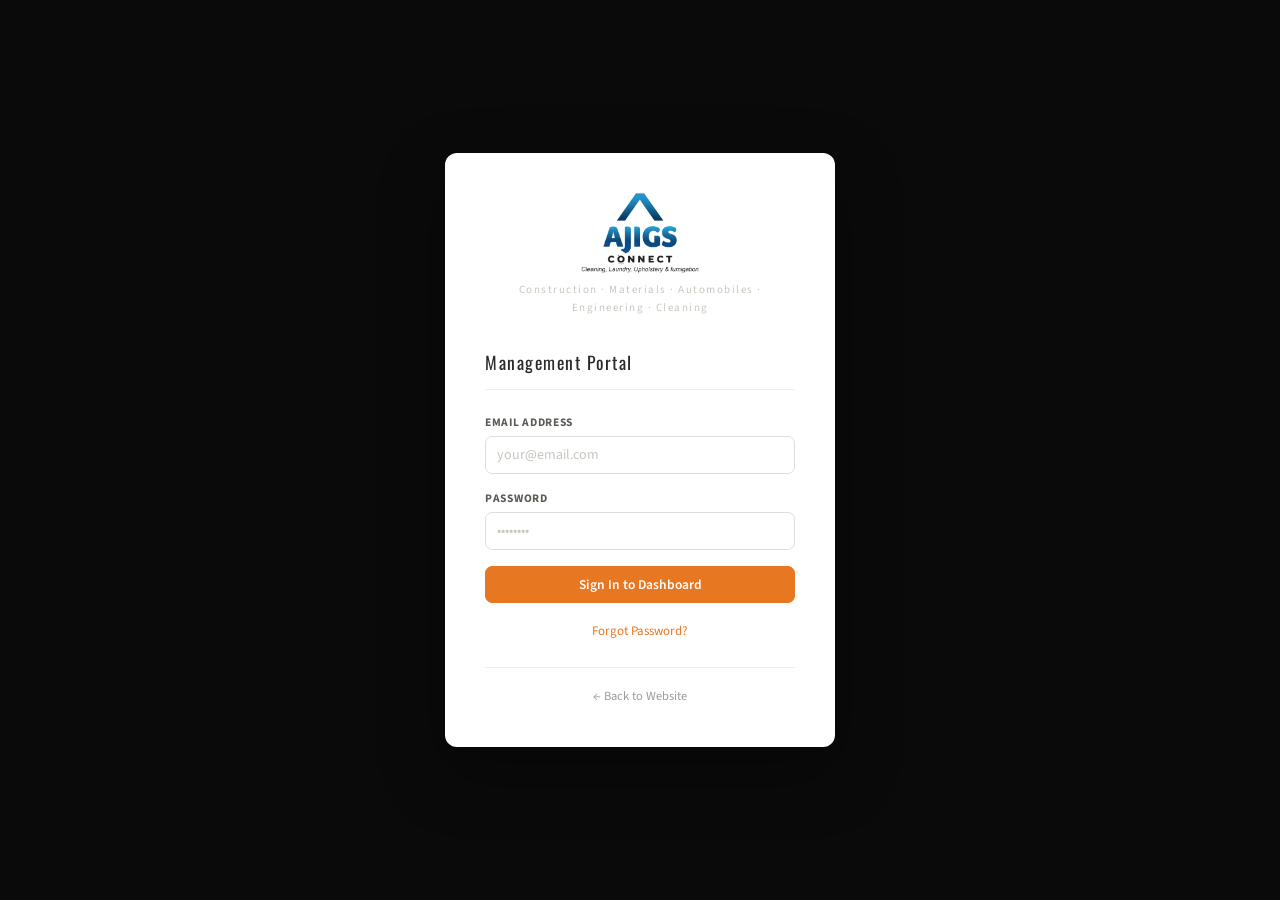
<file: login.html>
<!DOCTYPE html>
<html lang="en">
<head>
  <meta charset="UTF-8" />
  <meta name="viewport" content="width=device-width, initial-scale=1.0" />
  <title>Staff Login — AJIGS CONNECT Management System</title>
  <meta name="theme-color" content="#0a0a0a" />
  <link rel="manifest" href="manifest.json" />
  <link rel="icon" type="image/png" href="assets/icon-192.png" />
  <link rel="stylesheet" href="css/erp.css" />
</head>
<body>

<div class="login-page">
  <div class="login-card">

    <!-- Logo -->
    <div class="login-logo">
      <img src="[data-uri]" alt="AJIGS CONNECT" style="height:80px;width:auto;display:block;margin:0 auto 8px;">
      <div class="login-logo-tagline">Construction · Materials · Automobiles · Engineering · Cleaning</div>
    </div>

    <!-- Title -->
    <div class="login-title">Management Portal</div>

    <!-- Alerts -->
    <div id="login-error" class="alert alert-danger d-none"></div>
    <div id="reset-success" class="alert alert-success d-none"></div>

    <!-- LOGIN FORM -->
    <div id="login-form">
      <div class="form-group">
        <label class="form-label">Email Address</label>
        <input class="form-control" id="login-email" type="email" placeholder="your@email.com" autocomplete="email" />
      </div>
      <div class="form-group">
        <label class="form-label">Password</label>
        <input class="form-control" id="login-pass" type="password" placeholder="••••••••" autocomplete="current-password" />
      </div>
      <button class="btn btn-primary" style="width:100%;justify-content:center;" id="login-btn" onclick="doLogin()">
        Sign In to Dashboard
      </button>
      <div style="text-align:center;margin-top:1rem;">
        <a href="#" style="font-size:13px;color:var(--orange);" onclick="showReset()">Forgot Password?</a>
      </div>
    </div>

    <!-- FORGOT PASSWORD FORM -->
    <div id="reset-form" class="d-none">
      <p style="font-size:13.5px;color:var(--gray-600);margin-bottom:1rem;">Contact the Proprietor to reset your password. Your reset code will be provided directly.</p>
      <div class="form-group">
        <label class="form-label">Email Address</label>
        <input class="form-control" id="reset-email" type="email" placeholder="your@email.com" />
      </div>
      <div class="form-group">
        <label class="form-label">Reset Code (from Proprietor)</label>
        <input class="form-control" id="reset-code" type="text" placeholder="6-digit code" maxlength="6" />
      </div>
      <div class="form-group">
        <label class="form-label">New Password</label>
        <input class="form-control" id="reset-newpass" type="password" placeholder="New password" />
      </div>
      <button class="btn btn-primary" style="width:100%;justify-content:center;" onclick="doReset()">Reset Password</button>
      <div style="text-align:center;margin-top:1rem;">
        <a href="#" style="font-size:13px;color:var(--orange);" onclick="showLogin()">← Back to Login</a>
      </div>
    </div>

    <!-- Footer -->
    <div style="margin-top:1.5rem;text-align:center;border-top:1px solid var(--gray-100);padding-top:1rem;">
      <a href="index.html" style="font-size:12.5px;color:var(--gray-400);">← Back to Website</a>
    </div>

  </div>
</div>

<script>
  const SUPABASE_URL = 'https://pelkootzjmcppuljgbqs.supabase.co';
  const SUPABASE_KEY = 'eyJhbGciOiJIUzI1NiIsInR5cCI6IkpXVCJ9.eyJpc3MiOiJzdXBhYmFzZSIsInJlZiI6InBlbGtvb3R6am1jcHB1bGpnYnFzIiwicm9sZSI6ImFub24iLCJpYXQiOjE3Nzk4MDY3NDEsImV4cCI6MjA5NTM4Mjc0MX0.rjuqM25Tx0pQNm-vZ9VdxkePimuUqYapU9bwmUhx2fw';

  /* Simple hash — enough for internal staff access control */
  async function hashPassword(password) {
    const msgBuffer = new TextEncoder().encode(password);
    const hashBuffer = await crypto.subtle.digest('SHA-256', msgBuffer);
    const hashArray = Array.from(new Uint8Array(hashBuffer));
    return hashArray.map(b => b.toString(16).padStart(2, '0')).join('');
  }

  async function doLogin() {
    const email = document.getElementById('login-email').value.trim().toLowerCase();
    const pass  = document.getElementById('login-pass').value;
    const errEl = document.getElementById('login-error');
    errEl.classList.add('d-none');

    if (!email || !pass) {
      errEl.textContent = 'Please enter your email and password.';
      errEl.classList.remove('d-none');
      return;
    }

    const btn = document.getElementById('login-btn');
    btn.textContent = 'Signing in…';
    btn.disabled = true;

    try {
      // Look up user in ajigs_app_users table
      const res = await fetch(
        `${SUPABASE_URL}/rest/v1/ajigs_app_users?email=eq.${encodeURIComponent(email)}&select=*`,
        { headers: { 'apikey': SUPABASE_KEY, 'Content-Type': 'application/json' } }
      );
      const users = await res.json();

      if (!Array.isArray(users) || users.length === 0) {
        errEl.textContent = 'No account found with this email address.';
        errEl.classList.remove('d-none');
        btn.textContent = 'Sign In to Dashboard';
        btn.disabled = false;
        return;
      }

      const user = users[0];

      if (!user.is_active) {
        errEl.textContent = 'This account has been deactivated. Contact the Proprietor.';
        errEl.classList.remove('d-none');
        btn.textContent = 'Sign In to Dashboard';
        btn.disabled = false;
        return;
      }

      // Check password — support both hashed and plain-text (migration fallback)
      const hashed = await hashPassword(pass);
      const stored = user.password_hash || '';

      // Accept if: hash matches, OR plain-text matches (before column was added), OR column is empty/null (first login after SQL run)
      const passwordOk = stored === hashed        // hash match (normal)
                      || stored === pass           // plain-text match (old records)
                      || stored === '';            // no password set yet — allow & auto-save hash

      if (!passwordOk) {
        errEl.textContent = 'Incorrect password. Please try again.';
        errEl.classList.remove('d-none');
        btn.textContent = 'Sign In to Dashboard';
        btn.disabled = false;
        return;
      }

      // If password was plain-text or empty, upgrade it to hash now
      if (stored !== hashed) {
        await fetch(`${SUPABASE_URL}/rest/v1/ajigs_app_users?id=eq.${user.id}`, {
          method: 'PATCH',
          headers: {
            'apikey': SUPABASE_KEY,
            'Content-Type': 'application/json',
            'Prefer': 'return=minimal',
          },
          body: JSON.stringify({ password_hash: hashed }),
        });
      }

      // Success — store session (use anon key as token since we handle auth ourselves)
      const sessionToken = btoa(JSON.stringify({ id: user.id, email, role: user.role, ts: Date.now() }));
      localStorage.setItem('ajigs_token',       SUPABASE_KEY);
      localStorage.setItem('ajigs_refresh',     sessionToken);
      localStorage.setItem('ajigs_user_email',  email);
      localStorage.setItem('ajigs_user_name',   user.name);
      localStorage.setItem('ajigs_user_role',   user.role);
      localStorage.setItem('ajigs_permissions', JSON.stringify(user.permissions || []));
      window.location.href = 'dashboard.html';

    } catch(e) {
      errEl.textContent = 'Connection error. Check your internet and try again.';
      errEl.classList.remove('d-none');
      btn.textContent = 'Sign In to Dashboard';
      btn.disabled = false;
    }
  }

  function showReset() {
    document.getElementById('login-form').classList.add('d-none');
    document.getElementById('reset-form').classList.remove('d-none');
    document.getElementById('login-error').classList.add('d-none');
  }
  function showLogin() {
    document.getElementById('reset-form').classList.add('d-none');
    document.getElementById('login-form').classList.remove('d-none');
  }

  function doReset() {
    const errEl = document.getElementById('login-error');
    const okEl  = document.getElementById('reset-success');
    errEl.classList.add('d-none');
    okEl.classList.add('d-none');
    okEl.textContent = 'Contact the Proprietor to reset your password. They can update it from the Staff & Logins panel in the dashboard.';
    okEl.classList.remove('d-none');
  }

  // Allow Enter key
  document.addEventListener('keydown', e => {
    if (e.key === 'Enter') doLogin();
  });

  // Redirect if already logged in
  if (localStorage.getItem('ajigs_token') && localStorage.getItem('ajigs_user_email')) {
    window.location.href = 'dashboard.html';
  }
</script>
</body>
</html>
</file>
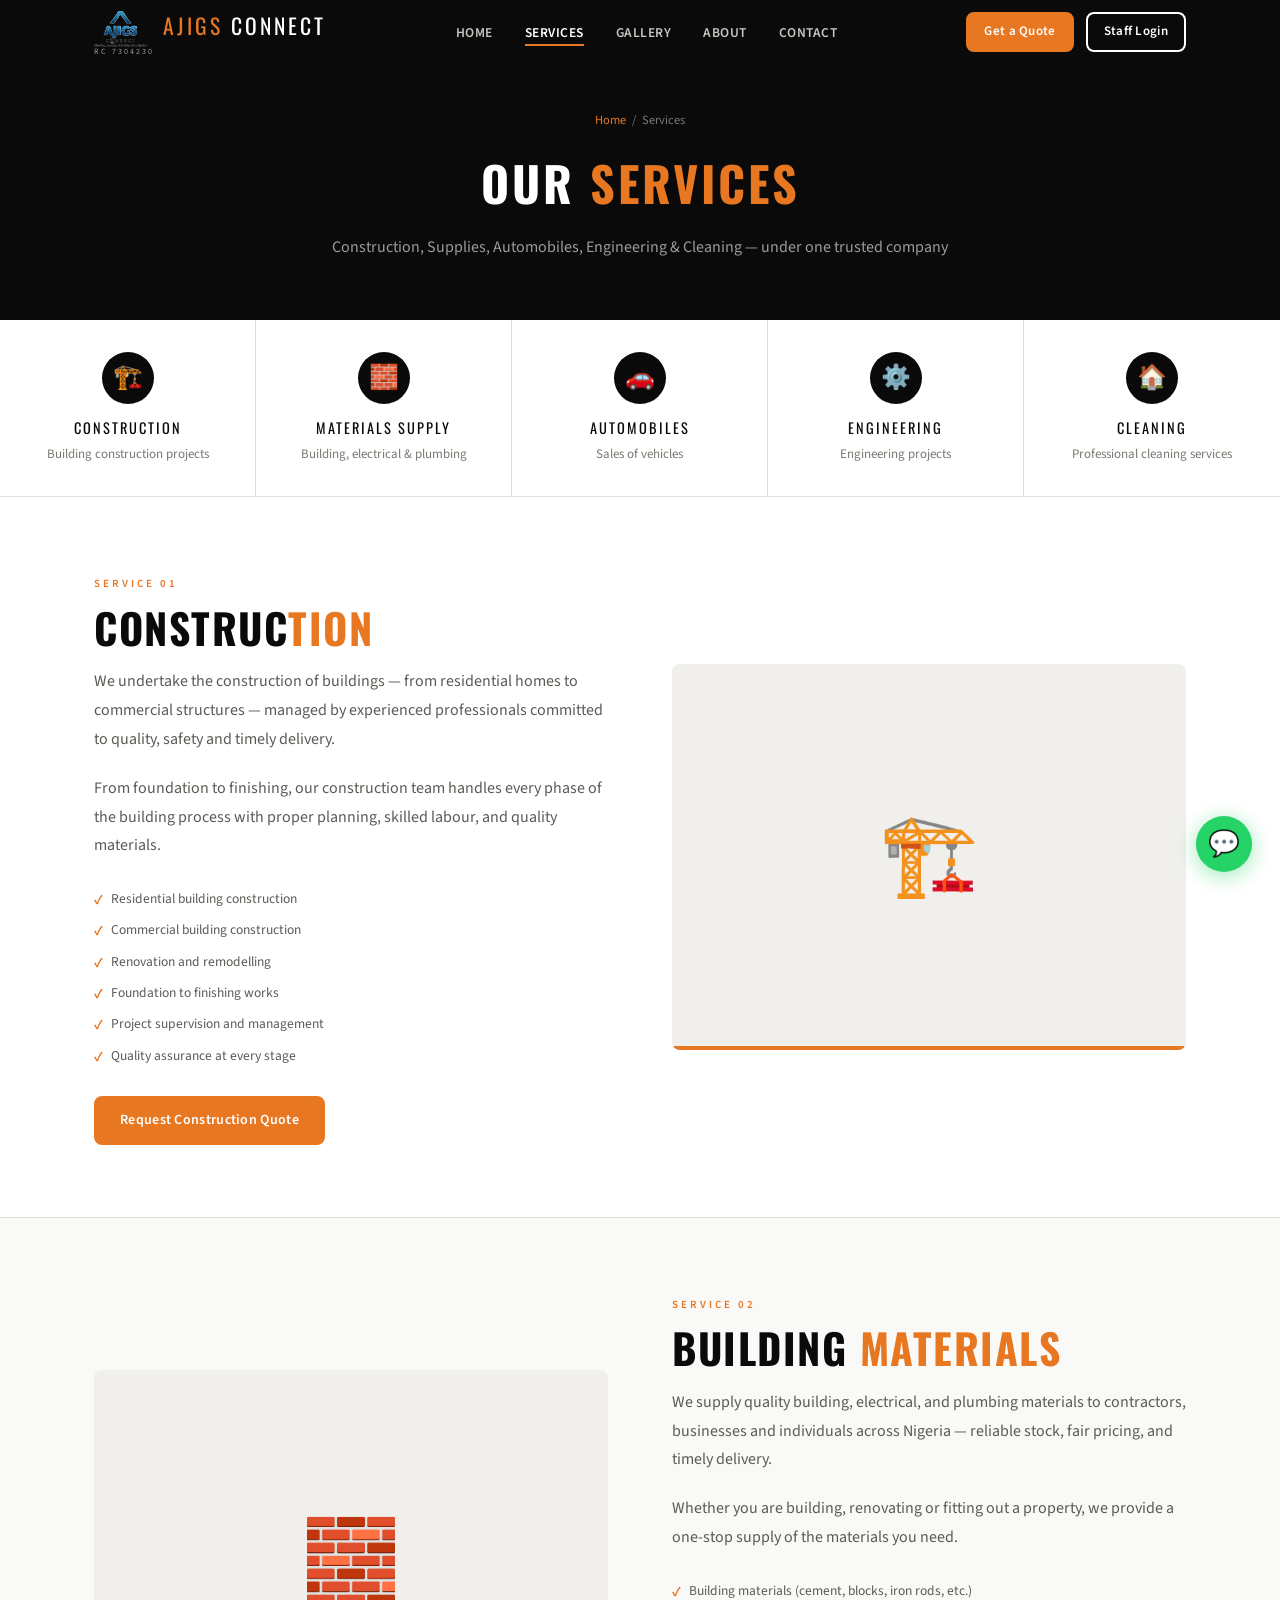
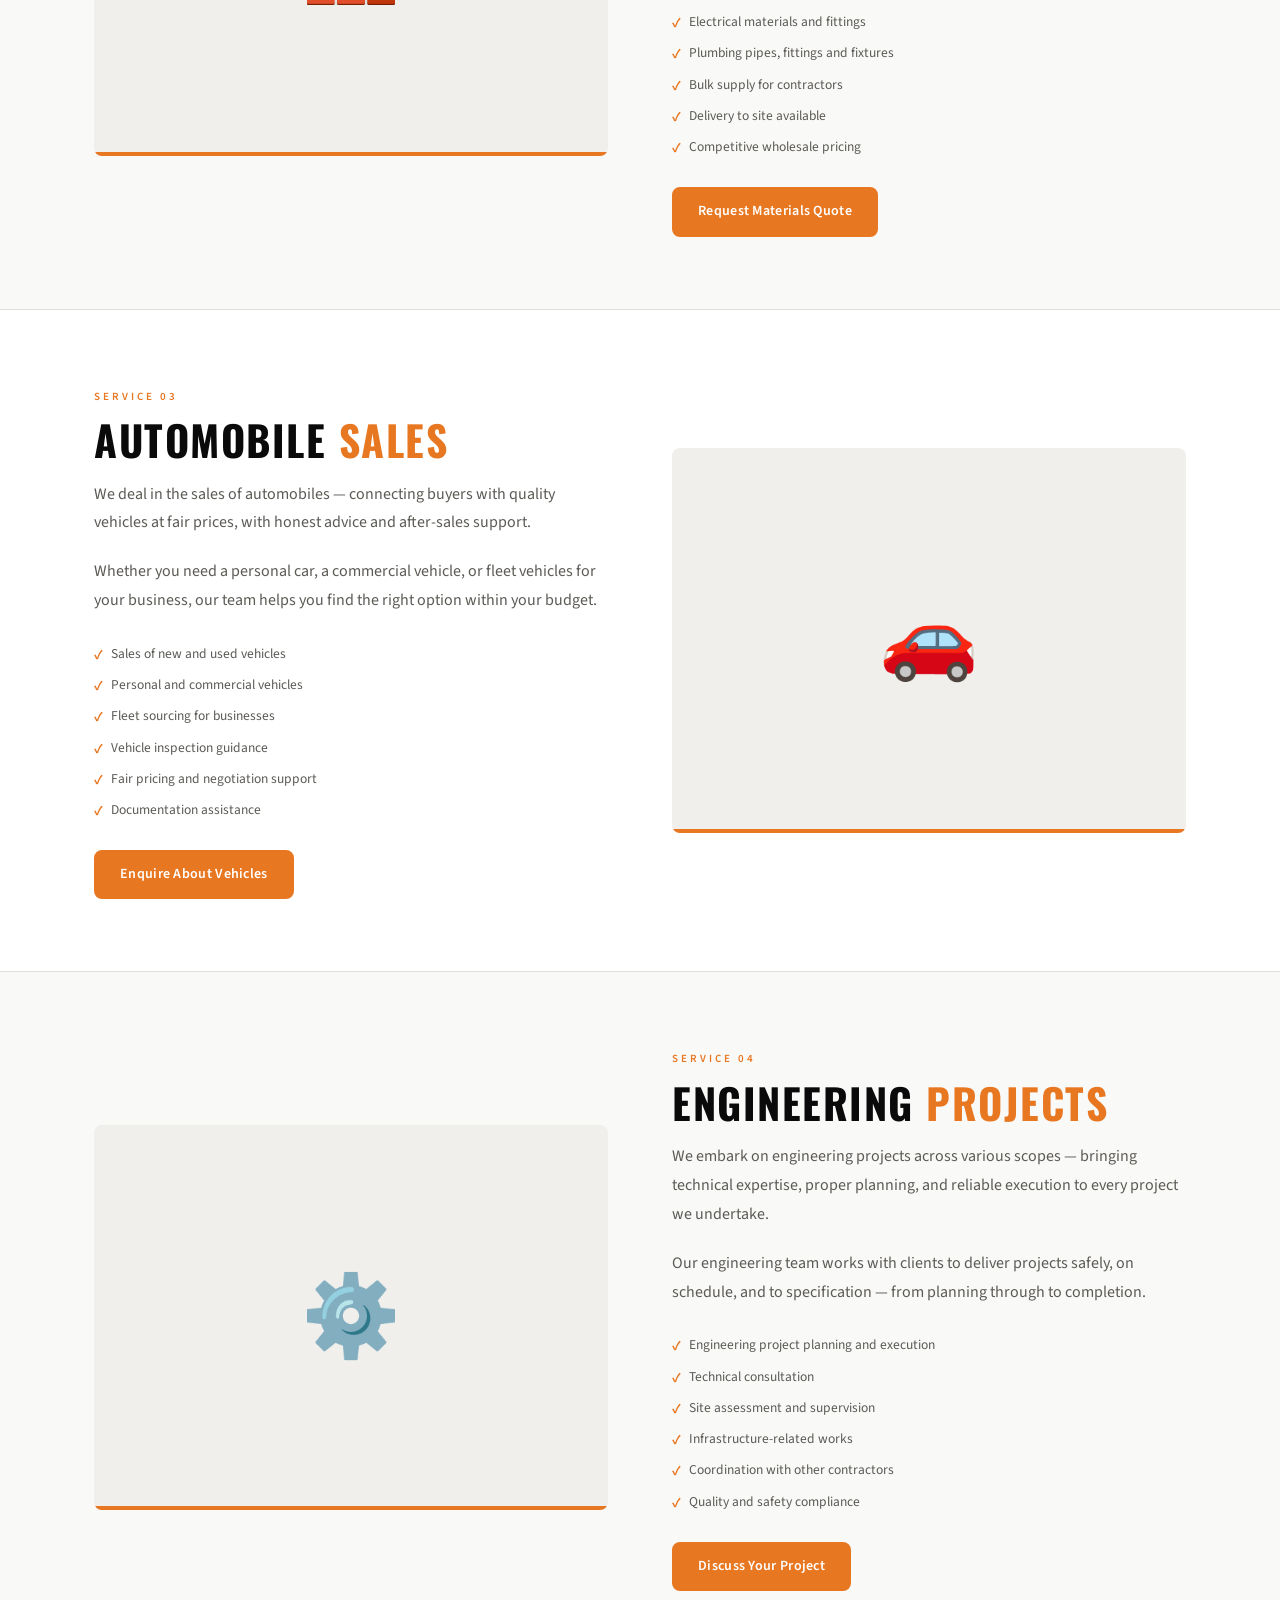
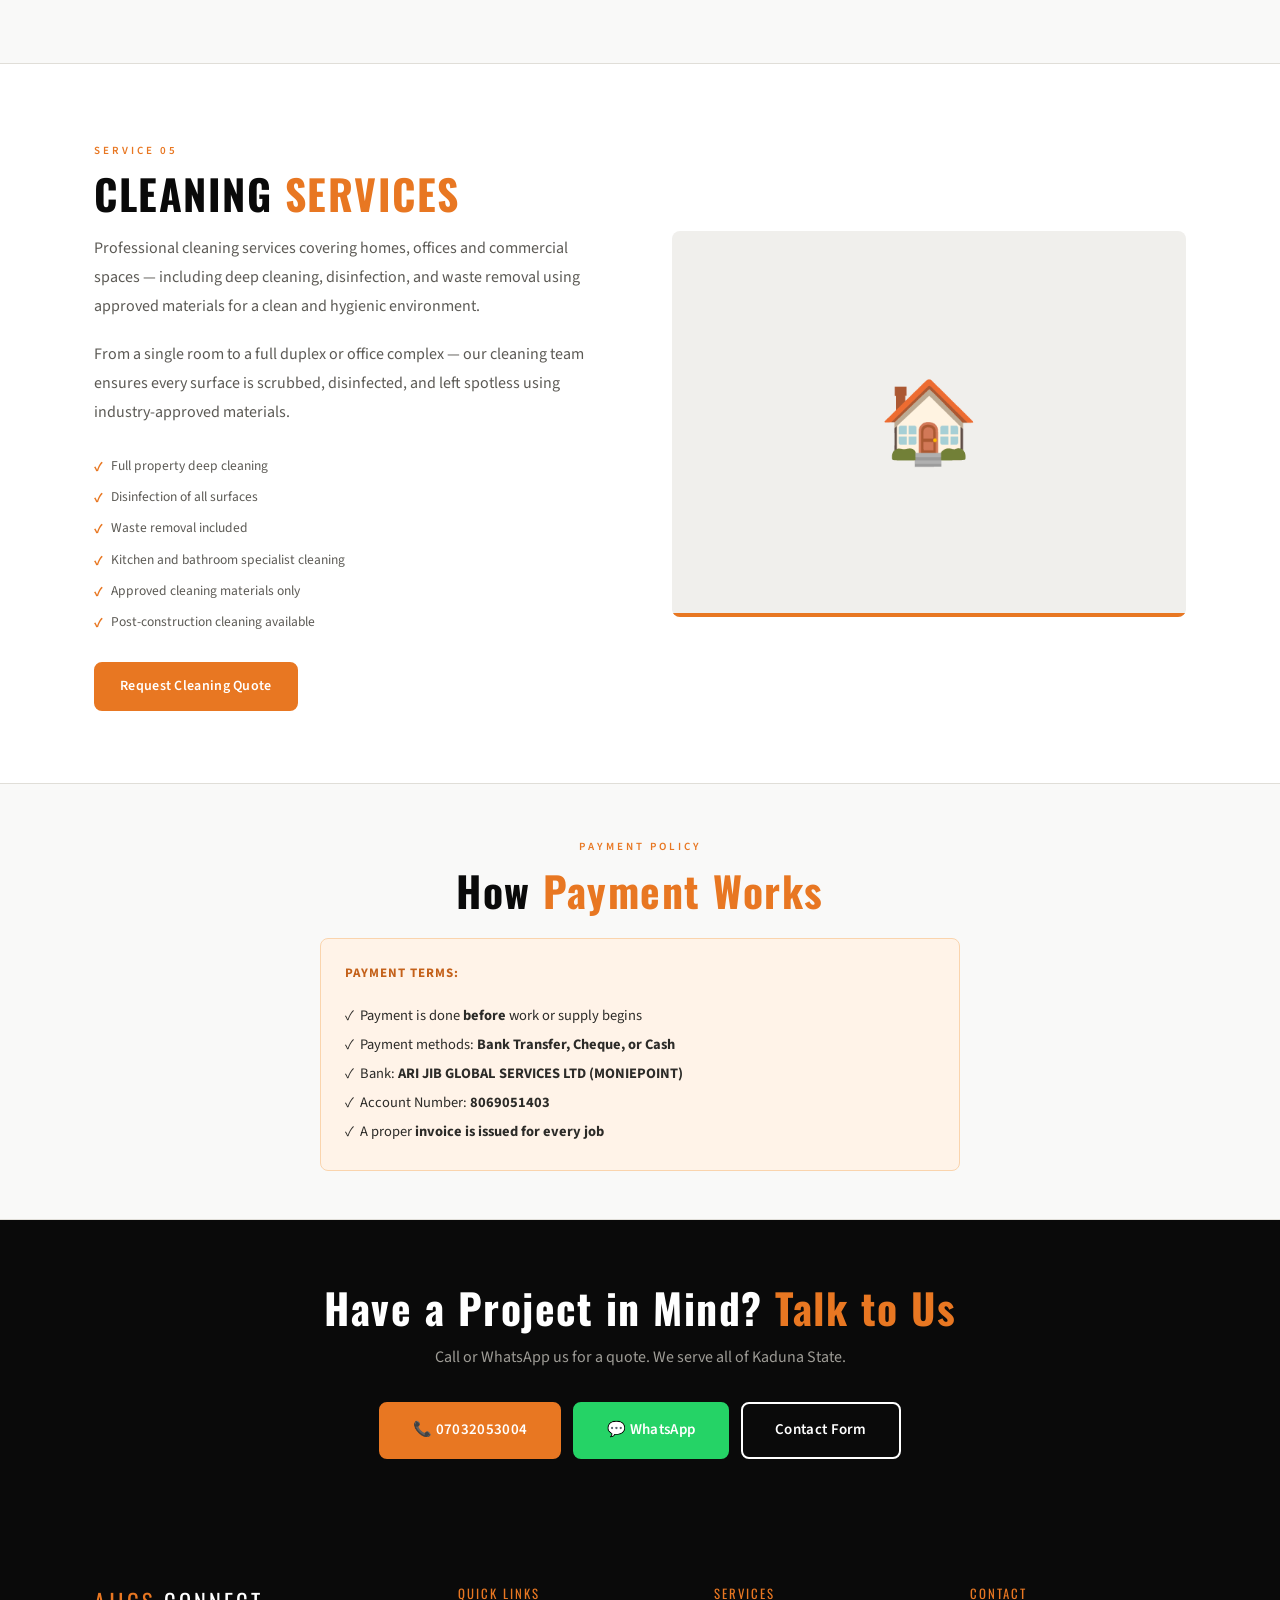
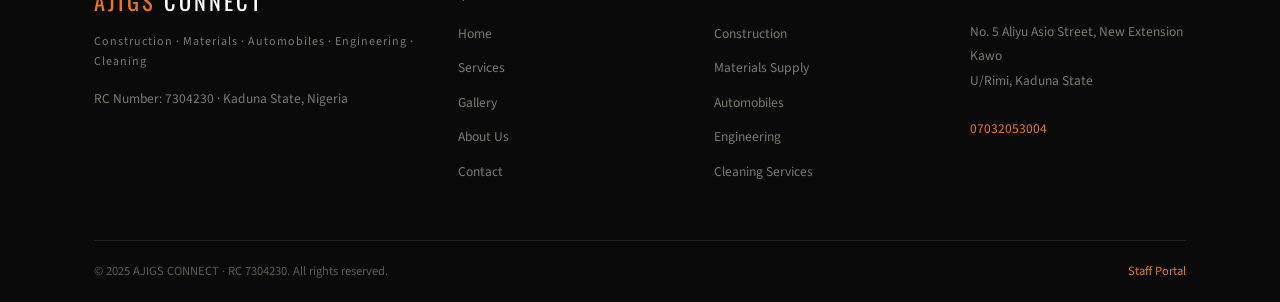
<file: services.html>
<!DOCTYPE html>
<html lang="en">
<head>
  <meta charset="UTF-8" />
  <meta name="viewport" content="width=device-width, initial-scale=1.0" />
  <title>Our Services — AJIGS CONNECT | Construction, Materials, Automobiles, Engineering, Cleaning</title>
  <meta name="description" content="AJIGS CONNECT services — Construction, Building Materials Supply, Automobile Sales, Engineering Projects, and Cleaning Services across Nigeria. RC 7304230. Call 07032053004." />
  <meta name="theme-color" content="#0a0a0a" />
  <link rel="manifest" href="manifest.json" />
  <link rel="icon" type="image/png" href="assets/icon-192.png" />
  <link rel="stylesheet" href="css/style.css" />
</head>
<body>

  <!-- ===== NAVBAR ===== -->
  <nav class="navbar" id="navbar">
    <div class="navbar-inner">
      <a href="index.html" class="navbar-brand">
        <img src="[data-uri]" alt="AJIGS CONNECT" style="height:36px;width:auto;display:inline-block;vertical-align:middle;margin-right:8px;">
        <span>AJIGS</span> CONNECT
        <small>RC 7304230</small>
      </a>
      <ul class="nav-links">
        <li><a href="index.html">Home</a></li>
        <li><a href="services.html" class="active">Services</a></li>
        <li><a href="gallery.html">Gallery</a></li>
        <li><a href="about.html">About</a></li>
        <li><a href="contact.html">Contact</a></li>
      </ul>
      <div class="nav-actions">
        <a href="contact.html" class="btn btn-primary btn-sm">Get a Quote</a>
        <a href="login.html" class="btn btn-outline btn-sm">Staff Login</a>
      </div>
      <button class="hamburger" id="hamburger" aria-label="Open menu">
        <span></span><span></span><span></span>
      </button>
    </div>
  </nav>
  <div class="mobile-menu" id="mobileMenu">
    <ul>
      <li><a href="index.html">Home</a></li>
      <li><a href="services.html">Services</a></li>
      <li><a href="gallery.html">Gallery</a></li>
      <li><a href="about.html">About Us</a></li>
      <li><a href="contact.html">Contact</a></li>
      <li><a href="login.html">Staff Login</a></li>
    </ul>
  </div>

  <!-- ===== PAGE HERO ===== -->
  <div class="page-hero">
    <div class="container">
      <div class="breadcrumb"><a href="index.html">Home</a><span>/</span>Services</div>
      <h1>OUR <span>SERVICES</span></h1>
      <p>Construction, Supplies, Automobiles, Engineering & Cleaning — under one trusted company</p>
    </div>
  </div>

  <!-- ===== SERVICES STRIP ===== -->
  <div class="services-strip" style="grid-template-columns:repeat(5,1fr);">
    <a href="#construction" class="strip-item">
      <div class="strip-icon">🏗️</div>
      <div class="strip-name">CONSTRUCTION</div>
      <div class="strip-desc">Building construction projects</div>
    </a>
    <a href="#materials" class="strip-item">
      <div class="strip-icon">🧱</div>
      <div class="strip-name">MATERIALS SUPPLY</div>
      <div class="strip-desc">Building, electrical & plumbing</div>
    </a>
    <a href="#automobiles" class="strip-item">
      <div class="strip-icon">🚗</div>
      <div class="strip-name">AUTOMOBILES</div>
      <div class="strip-desc">Sales of vehicles</div>
    </a>
    <a href="#engineering" class="strip-item">
      <div class="strip-icon">⚙️</div>
      <div class="strip-name">ENGINEERING</div>
      <div class="strip-desc">Engineering projects</div>
    </a>
    <a href="#cleaning" class="strip-item">
      <div class="strip-icon">🏠</div>
      <div class="strip-name">CLEANING</div>
      <div class="strip-desc">Professional cleaning services</div>
    </a>
  </div>

  <!-- ===== CONSTRUCTION ===== -->
  <section class="section" id="construction">
    <div class="container">
      <div class="about-grid">
        <div>
          <div class="section-eyebrow">Service 01</div>
          <h2 class="section-heading">CONSTRUC<span>TION</span></h2>
          <p style="color:var(--gray-600);margin-top:1rem;line-height:1.8;margin-bottom:1.25rem;">
            We undertake the construction of buildings — from residential homes to commercial structures — managed by experienced professionals committed to quality, safety and timely delivery.
          </p>
          <p style="color:var(--gray-600);line-height:1.8;margin-bottom:1.5rem;">
            From foundation to finishing, our construction team handles every phase of the building process with proper planning, skilled labour, and quality materials.
          </p>
          <ul class="service-includes" style="margin-bottom:1.5rem;">
            <li>Residential building construction</li>
            <li>Commercial building construction</li>
            <li>Renovation and remodelling</li>
            <li>Foundation to finishing works</li>
            <li>Project supervision and management</li>
            <li>Quality assurance at every stage</li>
          </ul>
          <a href="contact.html" class="btn btn-primary">Request Construction Quote</a>
        </div>
        <div class="about-image-wrap" style="font-size:5rem;">🏗️</div>
      </div>
    </div>
  </section>

  <!-- ===== MATERIALS SUPPLY ===== -->
  <section class="section" id="materials" style="background:var(--gray-50);border-top:1px solid var(--gray-200);border-bottom:1px solid var(--gray-200);">
    <div class="container">
      <div class="about-grid">
        <div class="about-image-wrap" style="font-size:5rem;">🧱</div>
        <div>
          <div class="section-eyebrow">Service 02</div>
          <h2 class="section-heading">BUILDING <span>MATERIALS</span></h2>
          <p style="color:var(--gray-600);margin-top:1rem;line-height:1.8;margin-bottom:1.25rem;">
            We supply quality building, electrical, and plumbing materials to contractors, businesses and individuals across Nigeria — reliable stock, fair pricing, and timely delivery.
          </p>
          <p style="color:var(--gray-600);line-height:1.8;margin-bottom:1.5rem;">
            Whether you are building, renovating or fitting out a property, we provide a one-stop supply of the materials you need.
          </p>
          <ul class="service-includes" style="margin-bottom:1.5rem;">
            <li>Building materials (cement, blocks, iron rods, etc.)</li>
            <li>Electrical materials and fittings</li>
            <li>Plumbing pipes, fittings and fixtures</li>
            <li>Bulk supply for contractors</li>
            <li>Delivery to site available</li>
            <li>Competitive wholesale pricing</li>
          </ul>
          <a href="contact.html" class="btn btn-primary">Request Materials Quote</a>
        </div>
      </div>
    </div>
  </section>

  <!-- ===== AUTOMOBILES ===== -->
  <section class="section" id="automobiles">
    <div class="container">
      <div class="about-grid">
        <div>
          <div class="section-eyebrow">Service 03</div>
          <h2 class="section-heading">AUTOMOBILE <span>SALES</span></h2>
          <p style="color:var(--gray-600);margin-top:1rem;line-height:1.8;margin-bottom:1.25rem;">
            We deal in the sales of automobiles — connecting buyers with quality vehicles at fair prices, with honest advice and after-sales support.
          </p>
          <p style="color:var(--gray-600);line-height:1.8;margin-bottom:1.5rem;">
            Whether you need a personal car, a commercial vehicle, or fleet vehicles for your business, our team helps you find the right option within your budget.
          </p>
          <ul class="service-includes" style="margin-bottom:1.5rem;">
            <li>Sales of new and used vehicles</li>
            <li>Personal and commercial vehicles</li>
            <li>Fleet sourcing for businesses</li>
            <li>Vehicle inspection guidance</li>
            <li>Fair pricing and negotiation support</li>
            <li>Documentation assistance</li>
          </ul>
          <a href="contact.html" class="btn btn-primary">Enquire About Vehicles</a>
        </div>
        <div class="about-image-wrap" style="font-size:5rem;">🚗</div>
      </div>
    </div>
  </section>

  <!-- ===== ENGINEERING ===== -->
  <section class="section" id="engineering" style="background:var(--gray-50);border-top:1px solid var(--gray-200);border-bottom:1px solid var(--gray-200);">
    <div class="container">
      <div class="about-grid">
        <div class="about-image-wrap" style="font-size:5rem;">⚙️</div>
        <div>
          <div class="section-eyebrow">Service 04</div>
          <h2 class="section-heading">ENGINEERING <span>PROJECTS</span></h2>
          <p style="color:var(--gray-600);margin-top:1rem;line-height:1.8;margin-bottom:1.25rem;">
            We embark on engineering projects across various scopes — bringing technical expertise, proper planning, and reliable execution to every project we undertake.
          </p>
          <p style="color:var(--gray-600);line-height:1.8;margin-bottom:1.5rem;">
            Our engineering team works with clients to deliver projects safely, on schedule, and to specification — from planning through to completion.
          </p>
          <ul class="service-includes" style="margin-bottom:1.5rem;">
            <li>Engineering project planning and execution</li>
            <li>Technical consultation</li>
            <li>Site assessment and supervision</li>
            <li>Infrastructure-related works</li>
            <li>Coordination with other contractors</li>
            <li>Quality and safety compliance</li>
          </ul>
          <a href="contact.html" class="btn btn-primary">Discuss Your Project</a>
        </div>
      </div>
    </div>
  </section>

  <!-- ===== CLEANING SERVICES ===== -->
  <section class="section" id="cleaning">
    <div class="container">
      <div class="about-grid">
        <div>
          <div class="section-eyebrow">Service 05</div>
          <h2 class="section-heading">CLEANING <span>SERVICES</span></h2>
          <p style="color:var(--gray-600);margin-top:1rem;line-height:1.8;margin-bottom:1.25rem;">
            Professional cleaning services covering homes, offices and commercial spaces — including deep cleaning, disinfection, and waste removal using approved materials for a clean and hygienic environment.
          </p>
          <p style="color:var(--gray-600);line-height:1.8;margin-bottom:1.5rem;">
            From a single room to a full duplex or office complex — our cleaning team ensures every surface is scrubbed, disinfected, and left spotless using industry-approved materials.
          </p>
          <ul class="service-includes" style="margin-bottom:1.5rem;">
            <li>Full property deep cleaning</li>
            <li>Disinfection of all surfaces</li>
            <li>Waste removal included</li>
            <li>Kitchen and bathroom specialist cleaning</li>
            <li>Approved cleaning materials only</li>
            <li>Post-construction cleaning available</li>
          </ul>
          <a href="contact.html" class="btn btn-primary">Request Cleaning Quote</a>
        </div>
        <div class="about-image-wrap" style="font-size:5rem;">🏠</div>
      </div>
    </div>
  </section>

  <!-- ===== PAYMENT TERMS ===== -->
  <section class="section-sm" style="background:var(--gray-50);border-top:1px solid var(--gray-200);border-bottom:1px solid var(--gray-200);">
    <div class="container">
      <div style="max-width:640px;margin:0 auto;text-align:center;">
        <div class="section-eyebrow">Payment Policy</div>
        <h2 class="section-heading">How <span>Payment Works</span></h2>
        <div style="background:var(--orange-light);border:1px solid var(--orange-mid);border-radius:var(--radius);padding:1.5rem;margin-top:1.5rem;text-align:left;">
          <div style="font-weight:700;font-size:13px;text-transform:uppercase;letter-spacing:1px;color:var(--orange-dark);margin-bottom:1rem;">PAYMENT TERMS:</div>
          <ul style="list-style:none;font-size:14.5px;color:var(--gray-800);line-height:2;">
            <li>✓ &nbsp;Payment is done <strong>before</strong> work or supply begins</li>
            <li>✓ &nbsp;Payment methods: <strong>Bank Transfer, Cheque, or Cash</strong></li>
            <li>✓ &nbsp;Bank: <strong>ARI JIB GLOBAL SERVICES LTD (MONIEPOINT)</strong></li>
            <li>✓ &nbsp;Account Number: <strong>8069051403</strong></li>
            <li>✓ &nbsp;A proper <strong>invoice is issued for every job</strong></li>
          </ul>
        </div>
      </div>
    </div>
  </section>

  <!-- ===== CTA ===== -->
  <section style="background:var(--black);padding:64px 0;">
    <div class="container text-center">
      <h2 class="section-heading" style="color:var(--white);">Have a Project in Mind? <span>Talk to Us</span></h2>
      <p class="section-sub centered" style="color:var(--gray-400);">Call or WhatsApp us for a quote. We serve all of Kaduna State.</p>
      <div style="display:flex;gap:12px;justify-content:center;flex-wrap:wrap;margin-top:2rem;">
        <a href="tel:07032053004" class="btn btn-primary btn-lg">📞 07032053004</a>
        <a href="https://wa.me/2347032053004" class="btn btn-wa btn-lg" target="_blank">💬 WhatsApp</a>
        <a href="contact.html" class="btn btn-outline btn-lg">Contact Form</a>
      </div>
    </div>
  </section>

  <!-- ===== FOOTER ===== -->
  <footer class="footer">
    <div class="container">
      <div class="footer-grid">
        <div>
          <div class="footer-brand"><span>AJIGS</span> CONNECT</div>
          <div class="footer-tagline">Construction · Materials · Automobiles · Engineering · Cleaning</div>
          <div class="footer-body">RC Number: 7304230 · Kaduna State, Nigeria</div>
        </div>
        <div>
          <div class="footer-title">Quick Links</div>
          <ul class="footer-links">
            <li><a href="index.html">Home</a></li>
            <li><a href="services.html">Services</a></li>
            <li><a href="gallery.html">Gallery</a></li>
            <li><a href="about.html">About Us</a></li>
            <li><a href="contact.html">Contact</a></li>
          </ul>
        </div>
        <div>
          <div class="footer-title">Services</div>
          <ul class="footer-links">
            <li><a href="#construction">Construction</a></li>
            <li><a href="#materials">Materials Supply</a></li>
            <li><a href="#automobiles">Automobiles</a></li>
            <li><a href="#engineering">Engineering</a></li>
            <li><a href="#cleaning">Cleaning Services</a></li>
          </ul>
        </div>
        <div>
          <div class="footer-title">Contact</div>
          <div class="footer-body">
            No. 5 Aliyu Asio Street, New Extension Kawo<br>
            U/Rimi, Kaduna State<br><br>
            <a href="tel:07032053004" style="color:var(--orange);">07032053004</a>
          </div>
        </div>
      </div>
      <div class="footer-bottom">
        <span>© 2025 AJIGS CONNECT · RC 7304230. All rights reserved.</span>
        <a href="login.html">Staff Portal</a>
      </div>
    </div>
  </footer>

  <a href="https://wa.me/2347032053004" class="wa-fab" target="_blank" title="Chat on WhatsApp">💬</a>
  <script src="js/main.js"></script>
</body>
</html>
</file>
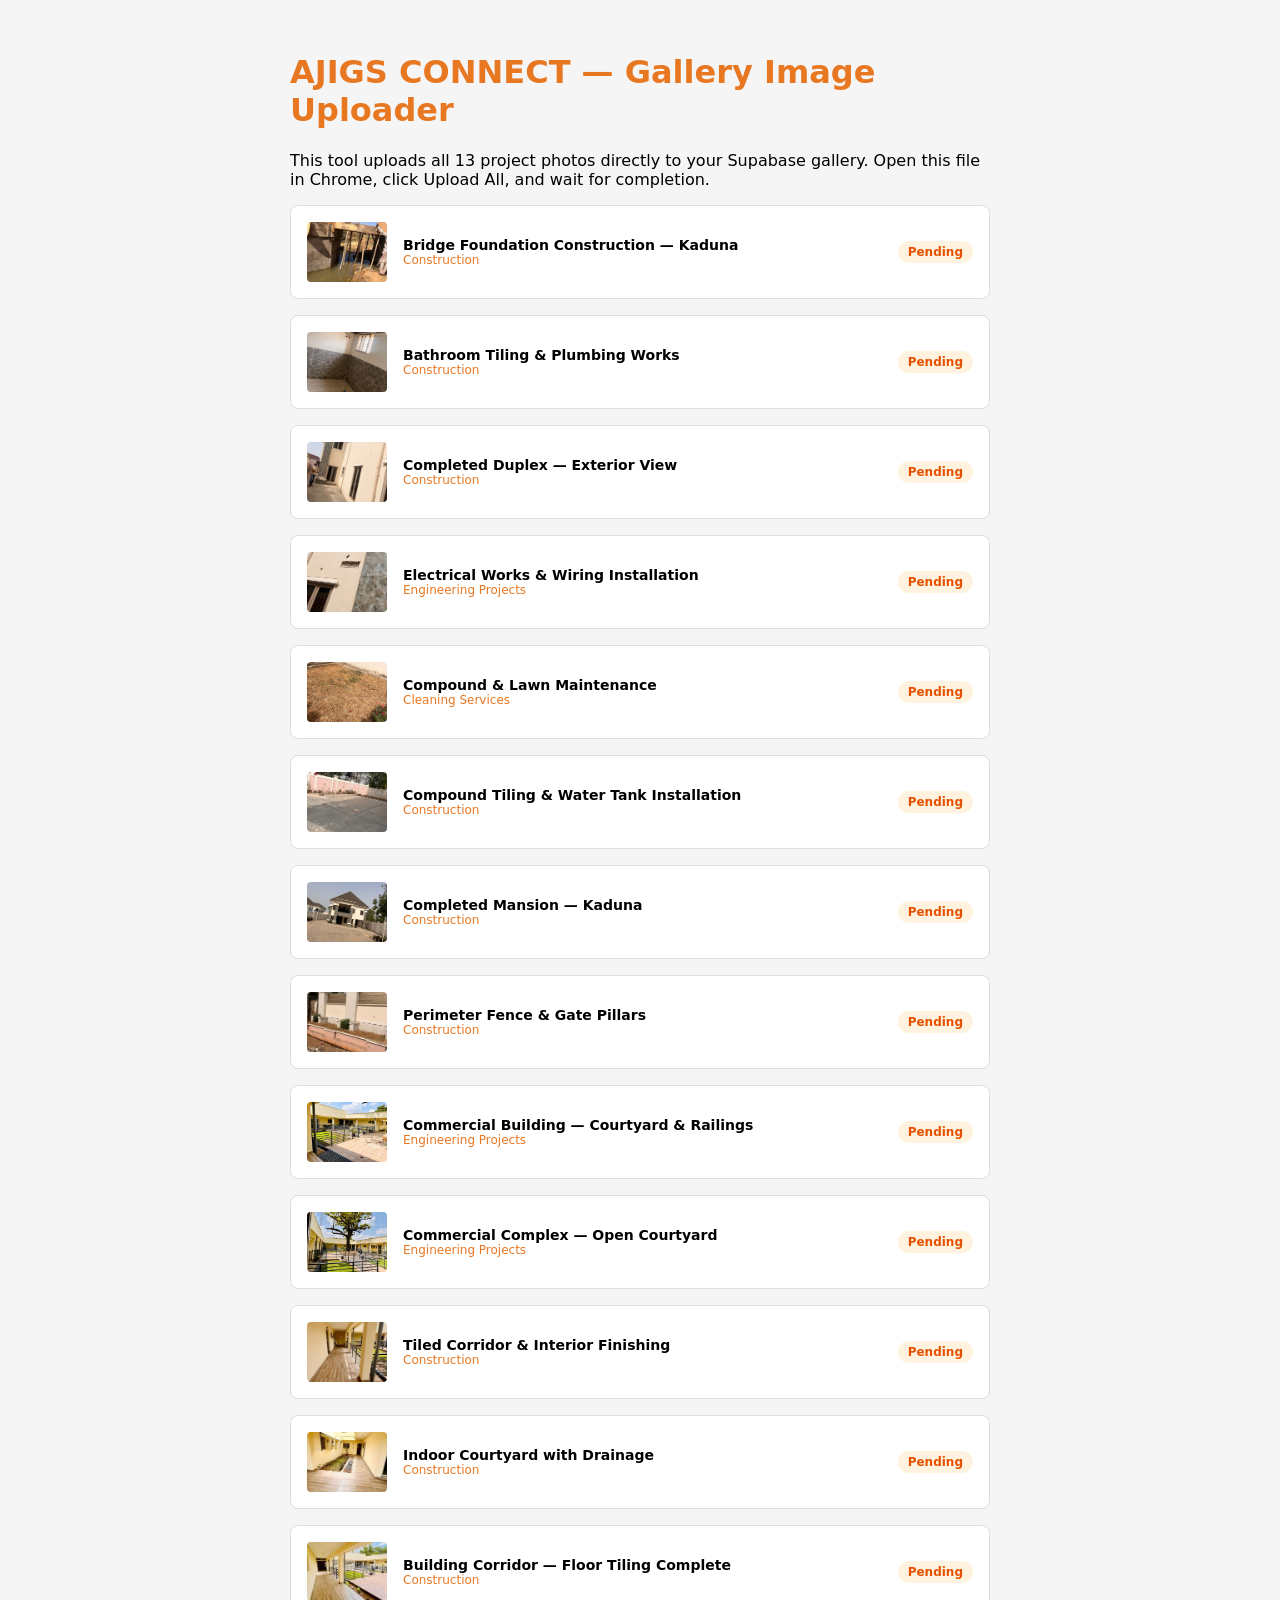
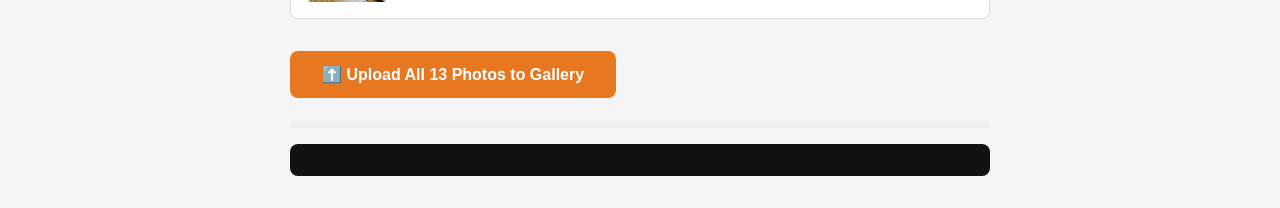
<file: ajigs/UPLOAD_GALLERY.html>
<!DOCTYPE html>
<html lang="en">
<head>
<meta charset="UTF-8">
<title>AJIGS CONNECT — Upload Gallery Images</title>
<style>
  body{font-family:system-ui,sans-serif;background:#f5f5f5;padding:2rem;max-width:700px;margin:0 auto;}
  h1{color:#E87722;}
  .item{background:#fff;border:1px solid #ddd;border-radius:8px;padding:1rem;margin-bottom:1rem;display:flex;align-items:center;gap:1rem;}
  .item img{width:80px;height:60px;object-fit:cover;border-radius:4px;}
  .item-info{flex:1;}
  .item-title{font-weight:700;font-size:14px;}
  .item-cat{font-size:12px;color:#E87722;}
  .status{font-size:12px;padding:4px 10px;border-radius:12px;font-weight:600;}
  .status.pending{background:#fff3e0;color:#e65100;}
  .status.uploading{background:#e3f2fd;color:#1565c0;}
  .status.done{background:#e8f5e9;color:#2e7d32;}
  .status.error{background:#ffebee;color:#c62828;}
  #btn{background:#E87722;color:#fff;border:none;padding:14px 32px;border-radius:8px;font-size:16px;font-weight:700;cursor:pointer;margin:1rem 0;}
  #btn:disabled{opacity:.5;cursor:not-allowed;}
  #log{background:#111;color:#0f0;padding:1rem;border-radius:8px;font-size:12px;font-family:monospace;max-height:200px;overflow-y:auto;margin-top:1rem;}
  .progress-bar{height:6px;background:#eee;border-radius:3px;margin-top:8px;}
  .progress-fill{height:100%;background:#E87722;border-radius:3px;transition:width .3s;}
</style>
</head>
<body>
<h1>AJIGS CONNECT — Gallery Image Uploader</h1>
<p>This tool uploads all 13 project photos directly to your Supabase gallery. Open this file in Chrome, click Upload All, and wait for completion.</p>
<div id="items-list"></div>
<button id="btn" onclick="startUpload()">⬆️ Upload All 13 Photos to Gallery</button>
<div class="progress-bar"><div class="progress-fill" id="prog" style="width:0%"></div></div>
<div id="log"></div>

<script src="assets/gallery/gallery_data.js"></script>
<script>
const SUPABASE_URL = 'https://pelkootzjmcppuljgbqs.supabase.co';
const SUPABASE_KEY = 'eyJhbGciOiJIUzI1NiIsInR5cCI6IkpXVCJ9.eyJpc3MiOiJzdXBhYmFzZSIsInJlZiI6InBlbGtvb3R6am1jcHB1bGpnYnFzIiwicm9sZSI6ImFub24iLCJpYXQiOjE3Nzk4MDY3NDEsImV4cCI6MjA5NTM4Mjc0MX0.rjuqM25Tx0pQNm-vZ9VdxkePimuUqYapU9bwmUhx2fw';

function log(msg) {
  const el = document.getElementById('log');
  el.innerHTML += msg + '<br>';
  el.scrollTop = el.scrollHeight;
}

function setStatus(code, text, cls) {
  const el = document.getElementById('status-'+code);
  if (el) { el.textContent = text; el.className = 'status ' + cls; }
}

function b64toBlob(b64, type='image/jpeg') {
  const data = b64.split(',')[1];
  const bytes = atob(data);
  const buf = new Uint8Array(bytes.length);
  for (let i=0; i<bytes.length; i++) buf[i] = bytes.charCodeAt(i);
  return new Blob([buf], {type});
}

// Build list UI
window.addEventListener('DOMContentLoaded', () => {
  const list = document.getElementById('items-list');
  list.innerHTML = GALLERY_IMAGES.map(img => `
    <div class="item">
      <img src="${img.b64}" alt="${img.title}">
      <div class="item-info">
        <div class="item-title">${img.title}</div>
        <div class="item-cat">${img.category}</div>
      </div>
      <span class="status pending" id="status-${img.code}">Pending</span>
    </div>`).join('');
});

async function startUpload() {
  const btn = document.getElementById('btn');
  btn.disabled = true;
  btn.textContent = 'Uploading...';
  let done = 0;

  for (const img of GALLERY_IMAGES) {
    setStatus(img.code, 'Uploading...', 'uploading');
    log(`📤 Uploading: ${img.title}`);

    try {
      const blob = b64toBlob(img.b64);
      const fileName = `gallery_${img.code}_${Date.now()}.jpg`;

      // Upload to storage
      const upRes = await fetch(`${SUPABASE_URL}/storage/v1/object/ajigs-gallery/${fileName}`, {
        method: 'POST',
        headers: {
          'apikey': SUPABASE_KEY,
          'Authorization': `Bearer ${SUPABASE_KEY}`,
          'Content-Type': 'image/jpeg',
        },
        body: blob,
      });

      if (!upRes.ok) {
        const err = await upRes.text();
        throw new Error('Storage: ' + err.substring(0,100));
      }

      const imageUrl = `${SUPABASE_URL}/storage/v1/object/public/ajigs-gallery/${fileName}`;

      // Save to gallery table
      const dbRes = await fetch(`${SUPABASE_URL}/rest/v1/ajigs_gallery`, {
        method: 'POST',
        headers: {
          'apikey': SUPABASE_KEY,
          'Authorization': `Bearer ${SUPABASE_KEY}`,
          'Content-Type': 'application/json',
          'Prefer': 'return=representation',
        },
        body: JSON.stringify({
          title: img.title,
          category: img.category,
          image_url: imageUrl,
          uploaded_by: 'Admin',
        }),
      });

      if (!dbRes.ok) {
        const err = await dbRes.text();
        throw new Error('DB: ' + err.substring(0,100));
      }

      setStatus(img.code, '✅ Done', 'done');
      log(`✅ Done: ${img.title}`);
    } catch(e) {
      setStatus(img.code, '❌ Error', 'error');
      log(`❌ Error for ${img.code}: ${e.message}`);
    }

    done++;
    document.getElementById('prog').style.width = (done/GALLERY_IMAGES.length*100) + '%';
    await new Promise(r => setTimeout(r, 800)); // small delay between uploads
  }

  btn.textContent = `✅ Upload Complete (${done}/${GALLERY_IMAGES.length})`;
  log('🎉 All uploads finished! Check your public gallery page.');
}
</script>
</body>
</html>
</file>
<file: css/style.css>
/* =============================================
   AJIGS CONNECT — style.css
   Public Website Styles
   ============================================= */

@import url('https://fonts.googleapis.com/css2?family=Oswald:wght@400;500;600;700&family=Source+Sans+3:ital,wght@0,300;0,400;0,600;1,400&display=swap');

/* ---- RESET & ROOT ---- */
*, *::before, *::after { margin: 0; padding: 0; box-sizing: border-box; }

:root {
  --black:        #0a0a0a;
  --white:        #ffffff;
  --orange:       #E87722;
  --orange-dark:  #C4611A;
  --orange-light: #FFF3E8;
  --orange-mid:   #FAD4AD;
  --gray-50:      #f9f9f8;
  --gray-100:     #f0efec;
  --gray-200:     #e0ded8;
  --gray-300:     #c8c6bf;
  --gray-400:     #9e9c96;
  --gray-500:     #7a7870;
  --gray-600:     #5c5a55;
  --gray-800:     #2c2b28;
  --success:      #2d7a3a;
  --font-head:    'Oswald', sans-serif;
  --font-body:    'Source Sans 3', sans-serif;
  --radius:       8px;
  --shadow:       0 2px 12px rgba(0,0,0,.08);
  --shadow-lg:    0 8px 32px rgba(0,0,0,.12);
}

html { scroll-behavior: smooth; }

body {
  font-family: var(--font-body);
  background: var(--white);
  color: var(--black);
  font-size: 16px;
  line-height: 1.65;
}

a { color: inherit; text-decoration: none; }
img { display: block; max-width: 100%; }
button { cursor: pointer; border: none; outline: none; font-family: var(--font-body); }

/* ---- UTILITIES ---- */
.container { max-width: 1140px; margin: 0 auto; padding: 0 1.5rem; }
.section    { padding: 72px 0; }
.section-sm { padding: 48px 0; }
.text-center { text-align: center; }
.text-orange { color: var(--orange); }
.text-muted  { color: var(--gray-500); }
.fw-600 { font-weight: 600; }
.mt-1 { margin-top: .5rem; }
.mt-2 { margin-top: 1rem; }
.mt-3 { margin-top: 1.5rem; }
.mt-4 { margin-top: 2rem; }
.mb-1 { margin-bottom: .5rem; }
.mb-2 { margin-bottom: 1rem; }
.mb-3 { margin-bottom: 1.5rem; }
.d-flex { display: flex; }
.align-center { align-items: center; }
.justify-between { justify-content: space-between; }
.gap-1 { gap: .5rem; }
.gap-2 { gap: 1rem; }
.gap-3 { gap: 1.5rem; }
.d-none { display: none !important; }

/* ---- BUTTONS ---- */
.btn {
  display: inline-flex;
  align-items: center;
  gap: 8px;
  padding: 11px 24px;
  border-radius: var(--radius);
  font-size: 14px;
  font-weight: 600;
  letter-spacing: .3px;
  transition: all .18s ease;
  border: 2px solid transparent;
  cursor: pointer;
  font-family: var(--font-body);
}
.btn-primary {
  background: var(--orange);
  color: var(--white);
  border-color: var(--orange);
}
.btn-primary:hover {
  background: var(--orange-dark);
  border-color: var(--orange-dark);
  transform: translateY(-1px);
  box-shadow: 0 4px 16px rgba(232,119,34,.35);
}
.btn-outline {
  background: transparent;
  color: var(--white);
  border-color: var(--white);
}
.btn-outline:hover {
  background: var(--white);
  color: var(--black);
}
.btn-outline-dark {
  background: transparent;
  color: var(--black);
  border-color: var(--gray-300);
}
.btn-outline-dark:hover {
  background: var(--gray-100);
}
.btn-sm { padding: 7px 16px; font-size: 13px; }
.btn-lg { padding: 14px 32px; font-size: 15px; }
.btn-wa {
  background: #25D366;
  color: #fff;
  border-color: #25D366;
}
.btn-wa:hover { background: #1ebe5d; border-color: #1ebe5d; }

/* ---- SECTION LABEL / HEADING ---- */
.section-eyebrow {
  display: inline-block;
  font-size: 11px;
  font-weight: 600;
  letter-spacing: 3px;
  text-transform: uppercase;
  color: var(--orange);
  margin-bottom: 10px;
}
.section-heading {
  font-family: var(--font-head);
  font-size: clamp(1.8rem, 4vw, 2.6rem);
  letter-spacing: 1.5px;
  line-height: 1.15;
  color: var(--black);
}
.section-heading span { color: var(--orange); }
.section-sub {
  font-size: 16px;
  color: var(--gray-500);
  max-width: 560px;
  margin-top: .75rem;
}
.section-sub.centered { margin: .75rem auto 0; }

/* ---- NAVBAR ---- */
.navbar {
  position: fixed;
  top: 0;
  left: 0;
  right: 0;
  z-index: 999;
  background: var(--black);
  height: 64px;
  display: flex;
  align-items: center;
  transition: box-shadow .3s;
}
.navbar.scrolled {
  box-shadow: 0 2px 20px rgba(0,0,0,.4);
}
.navbar-inner {
  display: flex;
  align-items: center;
  justify-content: space-between;
  width: 100%;
  max-width: 1140px;
  margin: 0 auto;
  padding: 0 1.5rem;
}
.navbar-brand {
  font-family: var(--font-head);
  font-size: 1.35rem;
  letter-spacing: 3px;
  color: var(--white);
}
.navbar-brand span { color: var(--orange); }
.navbar-brand small {
  display: block;
  font-size: 8px;
  letter-spacing: 2px;
  color: var(--gray-400);
  font-family: var(--font-body);
  font-weight: 400;
  line-height: 1;
  margin-top: 1px;
}
.nav-links {
  display: flex;
  align-items: center;
  gap: 2rem;
  list-style: none;
}
.nav-links a {
  font-size: 13.5px;
  font-weight: 600;
  letter-spacing: .5px;
  color: var(--gray-300);
  text-transform: uppercase;
  transition: color .2s;
  position: relative;
  padding-bottom: 4px;
}
.nav-links a::after {
  content: '';
  position: absolute;
  bottom: 0; left: 0;
  width: 0; height: 2px;
  background: var(--orange);
  transition: width .2s;
}
.nav-links a:hover,
.nav-links a.active { color: var(--white); }
.nav-links a:hover::after,
.nav-links a.active::after { width: 100%; }
.nav-actions { display: flex; gap: .75rem; align-items: center; }

/* Mobile menu */
.hamburger {
  display: none;
  flex-direction: column;
  gap: 5px;
  background: none;
  padding: 4px;
}
.hamburger span {
  display: block;
  width: 24px; height: 2px;
  background: var(--white);
  border-radius: 2px;
  transition: .3s;
}
.mobile-menu {
  display: none;
  position: fixed;
  top: 64px; left: 0; right: 0;
  background: var(--black);
  padding: 1.5rem;
  z-index: 998;
  border-top: 1px solid #222;
}
.mobile-menu.open { display: block; }
.mobile-menu ul { list-style: none; }
.mobile-menu li { margin-bottom: 1rem; }
.mobile-menu a {
  color: var(--gray-300);
  font-size: 15px;
  font-weight: 600;
  letter-spacing: .5px;
}

/* ---- HERO ---- */
.hero {
  background: var(--black);
  padding: 140px 0 90px;
  position: relative;
  overflow: hidden;
}
.hero::before {
  content: '';
  position: absolute;
  top: 0; right: 0;
  width: 45%;
  height: 100%;
  background: linear-gradient(135deg, transparent 40%, rgba(232,119,34,.06) 100%);
  pointer-events: none;
}
.hero-eyebrow {
  display: inline-block;
  background: rgba(232,119,34,.15);
  color: var(--orange);
  border: 1px solid rgba(232,119,34,.3);
  padding: 5px 16px;
  border-radius: 20px;
  font-size: 11px;
  font-weight: 600;
  letter-spacing: 2.5px;
  text-transform: uppercase;
  margin-bottom: 1.25rem;
}
.hero h1 {
  font-family: var(--font-head);
  font-size: clamp(2.8rem, 6vw, 4.2rem);
  letter-spacing: 3px;
  line-height: 1.1;
  color: var(--white);
  margin-bottom: 1.25rem;
}
.hero h1 span { color: var(--orange); }
.hero p {
  font-size: 17px;
  color: var(--gray-400);
  max-width: 520px;
  margin-bottom: 2rem;
  line-height: 1.7;
}
.hero-actions { display: flex; gap: 12px; flex-wrap: wrap; }
.hero-badge {
  display: flex;
  align-items: center;
  gap: 8px;
  margin-top: 3rem;
  padding-top: 2rem;
  border-top: 1px solid #222;
}
.hero-badge-item {
  display: flex;
  align-items: center;
  gap: 8px;
  font-size: 12.5px;
  color: var(--gray-400);
  padding-right: 1.5rem;
  border-right: 1px solid #333;
}
.hero-badge-item:last-child { border-right: none; }
.hero-badge-item strong { color: var(--white); display: block; font-size: 11px; }

/* ---- SERVICE STRIP ---- */
.services-strip {
  display: grid;
  grid-template-columns: repeat(4, 1fr);
  border-bottom: 1px solid var(--gray-200);
}
.strip-item {
  padding: 2rem 1.5rem;
  text-align: center;
  border-right: 1px solid var(--gray-200);
  transition: background .2s;
  cursor: default;
}
.strip-item:last-child { border-right: none; }
.strip-item:hover { background: var(--orange-light); }
.strip-icon {
  width: 52px; height: 52px;
  background: var(--black);
  border-radius: 50%;
  display: flex;
  align-items: center;
  justify-content: center;
  margin: 0 auto 12px;
  font-size: 1.5rem;
  transition: background .2s;
}
.strip-item:hover .strip-icon { background: var(--orange); }
.strip-name {
  font-family: var(--font-head);
  font-size: .9rem;
  letter-spacing: 2px;
  margin-bottom: 5px;
}
.strip-desc {
  font-size: 13px;
  color: var(--gray-500);
  line-height: 1.5;
}

/* ---- STATS BAR ---- */
.stats-bar {
  background: var(--orange);
  padding: 48px 0;
}
.stats-grid {
  display: grid;
  grid-template-columns: repeat(4, 1fr);
  text-align: center;
  gap: 1rem;
}
.stat-item {}
.stat-num {
  font-family: var(--font-head);
  font-size: 3rem;
  color: var(--white);
  line-height: 1;
  margin-bottom: 4px;
}
.stat-label {
  font-size: 11px;
  letter-spacing: 2px;
  text-transform: uppercase;
  color: rgba(255,255,255,.75);
  font-weight: 600;
}

/* ---- WHY CHOOSE US ---- */
.why-grid {
  display: grid;
  grid-template-columns: repeat(auto-fit, minmax(240px, 1fr));
  gap: 1.5rem;
  margin-top: 2.5rem;
}
.why-card {
  background: var(--white);
  border: 1px solid var(--gray-200);
  border-radius: var(--radius);
  padding: 1.5rem;
  transition: box-shadow .2s, transform .2s;
}
.why-card:hover {
  box-shadow: var(--shadow-lg);
  transform: translateY(-3px);
}
.why-icon {
  width: 44px; height: 44px;
  background: var(--orange-light);
  border-radius: var(--radius);
  display: flex;
  align-items: center;
  justify-content: center;
  font-size: 1.3rem;
  margin-bottom: 1rem;
}
.why-title {
  font-family: var(--font-head);
  font-size: 1rem;
  letter-spacing: 1px;
  margin-bottom: 6px;
}
.why-desc {
  font-size: 14px;
  color: var(--gray-500);
  line-height: 1.6;
}

/* ---- SERVICES DETAIL ---- */
.services-detail-grid {
  display: grid;
  grid-template-columns: repeat(auto-fit, minmax(260px, 1fr));
  gap: 1.5rem;
  margin-top: 2.5rem;
}
.service-card {
  background: var(--white);
  border: 1px solid var(--gray-200);
  border-radius: var(--radius);
  overflow: hidden;
  transition: box-shadow .2s, transform .2s;
}
.service-card:hover {
  box-shadow: var(--shadow-lg);
  transform: translateY(-3px);
}
.service-card-top {
  background: var(--black);
  padding: 1.5rem;
  display: flex;
  align-items: center;
  gap: 1rem;
}
.service-card-icon {
  width: 48px; height: 48px;
  background: var(--orange);
  border-radius: 50%;
  display: flex;
  align-items: center;
  justify-content: center;
  font-size: 1.4rem;
  flex-shrink: 0;
}
.service-card-name {
  font-family: var(--font-head);
  font-size: 1.1rem;
  letter-spacing: 2px;
  color: var(--white);
}
.service-card-body {
  padding: 1.25rem;
}
.service-card-body p {
  font-size: 14px;
  color: var(--gray-600);
  line-height: 1.65;
  margin-bottom: 1rem;
}
.service-includes {
  list-style: none;
  margin-bottom: 1.25rem;
}
.service-includes li {
  font-size: 13.5px;
  color: var(--gray-600);
  padding: 4px 0;
  display: flex;
  align-items: flex-start;
  gap: 8px;
}
.service-includes li::before {
  content: '✓';
  color: var(--orange);
  font-weight: 700;
  flex-shrink: 0;
  margin-top: 1px;
}

/* ---- PAGE HERO (inner pages) ---- */
.page-hero {
  background: var(--black);
  padding: 110px 0 60px;
  text-align: center;
}
.page-hero h1 {
  font-family: var(--font-head);
  font-size: clamp(2rem, 5vw, 3rem);
  letter-spacing: 3px;
  color: var(--white);
}
.page-hero h1 span { color: var(--orange); }
.page-hero p {
  font-size: 16px;
  color: var(--gray-400);
  margin-top: .75rem;
}
.breadcrumb {
  font-size: 12.5px;
  color: var(--gray-500);
  margin-bottom: .75rem;
}
.breadcrumb a { color: var(--orange); }
.breadcrumb span { margin: 0 6px; }

/* ---- ABOUT PAGE ---- */
.about-grid {
  display: grid;
  grid-template-columns: 1fr 1fr;
  gap: 4rem;
  align-items: center;
}
.about-image-wrap {
  background: var(--gray-100);
  border-radius: var(--radius);
  aspect-ratio: 4/3;
  display: flex;
  align-items: center;
  justify-content: center;
  font-size: 6rem;
  color: var(--gray-300);
  position: relative;
  overflow: hidden;
}
.about-image-wrap::after {
  content: '';
  position: absolute;
  bottom: 0; left: 0; right: 0;
  height: 4px;
  background: var(--orange);
}
.about-badge {
  display: flex;
  align-items: center;
  gap: 12px;
  background: var(--orange-light);
  border: 1px solid var(--orange-mid);
  border-radius: var(--radius);
  padding: 12px 16px;
  margin-top: 1.5rem;
}
.about-badge-icon {
  font-size: 1.5rem;
  flex-shrink: 0;
}
.about-badge-text {
  font-size: 13.5px;
  color: var(--gray-800);
  font-weight: 600;
}
.mv-grid {
  display: grid;
  grid-template-columns: 1fr 1fr;
  gap: 1.5rem;
  margin-top: 2rem;
}
.mv-card {
  background: var(--gray-50);
  border: 1px solid var(--gray-200);
  border-radius: var(--radius);
  padding: 1.5rem;
  border-top: 3px solid var(--orange);
}
.mv-title {
  font-family: var(--font-head);
  font-size: .95rem;
  letter-spacing: 1.5px;
  color: var(--orange);
  margin-bottom: 8px;
}
.company-details-table {
  width: 100%;
  border-collapse: collapse;
  font-size: 14px;
}
.company-details-table td {
  padding: 10px 12px;
  border-bottom: 1px solid var(--gray-100);
}
.company-details-table td:first-child {
  color: var(--gray-500);
  font-weight: 600;
  width: 40%;
}

/* ---- CONTACT PAGE ---- */
.contact-grid {
  display: grid;
  grid-template-columns: 1fr 1fr;
  gap: 3rem;
}
.contact-form-card {
  background: var(--white);
  border: 1px solid var(--gray-200);
  border-radius: var(--radius);
  padding: 2rem;
  box-shadow: var(--shadow);
}
.contact-info-list {
  display: flex;
  flex-direction: column;
  gap: 1rem;
}
.contact-info-item {
  display: flex;
  align-items: flex-start;
  gap: 14px;
  background: var(--gray-50);
  border: 1px solid var(--gray-200);
  border-radius: var(--radius);
  padding: 1.1rem 1.25rem;
}
.contact-info-icon {
  width: 40px; height: 40px;
  background: var(--orange);
  border-radius: 50%;
  display: flex;
  align-items: center;
  justify-content: center;
  font-size: 1.1rem;
  flex-shrink: 0;
}
.contact-info-title {
  font-size: 11.5px;
  font-weight: 700;
  text-transform: uppercase;
  letter-spacing: 1px;
  color: var(--gray-400);
  margin-bottom: 3px;
}
.contact-info-val {
  font-size: 14.5px;
  color: var(--black);
  font-weight: 600;
}
.contact-info-sub {
  font-size: 13px;
  color: var(--gray-500);
  margin-top: 2px;
}

/* ---- FORM ELEMENTS ---- */
.form-group { margin-bottom: 1.1rem; }
.form-label {
  display: block;
  font-size: 12px;
  font-weight: 700;
  letter-spacing: .8px;
  text-transform: uppercase;
  color: var(--gray-600);
  margin-bottom: 5px;
}
.form-control {
  width: 100%;
  padding: 10px 13px;
  border: 1px solid var(--gray-200);
  border-radius: var(--radius);
  font-size: 14.5px;
  font-family: var(--font-body);
  background: var(--white);
  color: var(--black);
  transition: border-color .15s, box-shadow .15s;
  appearance: none;
}
.form-control:focus {
  outline: none;
  border-color: var(--orange);
  box-shadow: 0 0 0 3px rgba(232,119,34,.12);
}
.form-control::placeholder { color: var(--gray-300); }
textarea.form-control { resize: vertical; min-height: 110px; }
select.form-control { cursor: pointer; }
.form-row {
  display: grid;
  grid-template-columns: 1fr 1fr;
  gap: 1rem;
}
.alert {
  padding: 11px 15px;
  border-radius: var(--radius);
  font-size: 14px;
  margin-bottom: 1rem;
}
.alert-success {
  background: #e8f5ea;
  color: #2d7a3a;
  border: 1px solid #b8dfbe;
}
.alert-danger {
  background: #fdf0ef;
  color: #c0392b;
  border: 1px solid #f5c6c2;
}

/* ---- FOOTER ---- */
.footer {
  background: var(--black);
  color: var(--gray-400);
  padding: 60px 0 0;
}
.footer-grid {
  display: grid;
  grid-template-columns: 1.5fr 1fr 1fr 1fr;
  gap: 2.5rem;
  padding-bottom: 3rem;
  border-bottom: 1px solid #222;
}
.footer-brand {
  font-family: var(--font-head);
  font-size: 1.4rem;
  letter-spacing: 3px;
  color: var(--white);
  margin-bottom: .75rem;
}
.footer-brand span { color: var(--orange); }
.footer-tagline {
  font-size: 12px;
  letter-spacing: 1px;
  color: var(--gray-500);
  margin-bottom: 1rem;
}
.footer-body {
  font-size: 13.5px;
  line-height: 1.8;
  color: var(--gray-500);
}
.footer-title {
  font-family: var(--font-head);
  font-size: .8rem;
  letter-spacing: 2px;
  color: var(--orange);
  margin-bottom: 1rem;
  text-transform: uppercase;
}
.footer-links { list-style: none; }
.footer-links li { margin-bottom: .5rem; }
.footer-links a {
  font-size: 13.5px;
  color: var(--gray-500);
  transition: color .2s;
}
.footer-links a:hover { color: var(--white); }
.footer-bottom {
  display: flex;
  align-items: center;
  justify-content: space-between;
  padding: 1.25rem 0;
  font-size: 12.5px;
  color: var(--gray-600);
}
.footer-bottom a { color: var(--orange); }

/* ---- WHATSAPP FAB ---- */
.wa-fab {
  position: fixed;
  bottom: 28px;
  right: 28px;
  width: 56px;
  height: 56px;
  background: #25D366;
  border-radius: 50%;
  display: flex;
  align-items: center;
  justify-content: center;
  font-size: 1.6rem;
  box-shadow: 0 4px 20px rgba(37,211,102,.45);
  transition: transform .2s, box-shadow .2s;
  z-index: 990;
  text-decoration: none;
}
.wa-fab:hover {
  transform: scale(1.1);
  box-shadow: 0 6px 28px rgba(37,211,102,.55);
}
.wa-fab::after {
  content: 'Chat on WhatsApp';
  position: absolute;
  right: 64px;
  background: var(--black);
  color: var(--white);
  font-size: 12px;
  white-space: nowrap;
  padding: 5px 12px;
  border-radius: 4px;
  opacity: 0;
  pointer-events: none;
  transition: opacity .2s;
}
.wa-fab:hover::after { opacity: 1; }

/* ---- RESPONSIVE ---- */
@media (max-width: 900px) {
  .nav-links, .nav-actions { display: none; }
  .hamburger { display: flex; }
  .about-grid, .contact-grid { grid-template-columns: 1fr; }
  .footer-grid { grid-template-columns: 1fr 1fr; }
  .services-strip { grid-template-columns: 1fr 1fr; }
  .stats-grid { grid-template-columns: 1fr 1fr; }
  .mv-grid { grid-template-columns: 1fr; }
}
@media (max-width: 600px) {
  .services-strip { grid-template-columns: 1fr; }
  .stats-grid { grid-template-columns: 1fr 1fr; }
  .footer-grid { grid-template-columns: 1fr; }
  .form-row { grid-template-columns: 1fr; }
  .hero { padding: 110px 0 60px; }
  .section { padding: 50px 0; }
  .hero h1 { font-size: 2.5rem; }
}
</file>
<file: css/erp.css>
/* =============================================
   AJIGS CONNECT — erp.css
   Management System / Dashboard Styles
   ============================================= */

@import url('https://fonts.googleapis.com/css2?family=Oswald:wght@400;500;600;700&family=Source+Sans+3:wght@300;400;600&display=swap');

*, *::before, *::after { margin: 0; padding: 0; box-sizing: border-box; }

:root {
  --black:        #0a0a0a;
  --white:        #ffffff;
  --orange:       #E87722;
  --orange-dark:  #C4611A;
  --orange-light: #FFF3E8;
  --gray-50:      #f9f9f8;
  --gray-100:     #f0efec;
  --gray-200:     #e0ded8;
  --gray-300:     #c8c6bf;
  --gray-400:     #9e9c96;
  --gray-500:     #7a7870;
  --gray-600:     #5c5a55;
  --gray-800:     #2c2b28;
  --success:      #2d7a3a;
  --success-bg:   #e8f5ea;
  --success-bdr:  #b8dfbe;
  --danger:       #c0392b;
  --danger-bg:    #fdf0ef;
  --danger-bdr:   #f5c6c2;
  --warning:      #b07d00;
  --warning-bg:   #fff8e1;
  --info:         #185FA5;
  --info-bg:      #e8f0fb;
  --purple:       #5a189a;
  --purple-bg:    #f0e8fb;
  --sidebar-w:    230px;
  --topbar-h:     56px;
  --font-head:    'Oswald', sans-serif;
  --font-body:    'Source Sans 3', sans-serif;
  --radius:       7px;
  --shadow:       0 2px 12px rgba(0,0,0,.07);
  --shadow-md:    0 4px 20px rgba(0,0,0,.10);
}

html, body { height: 100%; }
body {
  font-family: var(--font-body);
  background: var(--gray-100);
  color: var(--black);
  font-size: 14.5px;
  line-height: 1.6;
}

a { color: inherit; text-decoration: none; }
button { cursor: pointer; border: none; outline: none; font-family: var(--font-body); }
input, select, textarea { font-family: var(--font-body); }

/* =============================================
   TOP BAR
   ============================================= */
.topbar {
  position: fixed;
  top: 0; left: 0; right: 0;
  height: var(--topbar-h);
  background: var(--black);
  display: flex;
  align-items: center;
  justify-content: space-between;
  padding: 0 1.25rem 0 0;
  z-index: 200;
  border-bottom: 1px solid #1a1a1a;
}
.topbar-left {
  display: flex;
  align-items: center;
  height: 100%;
}
.topbar-brand {
  width: var(--sidebar-w);
  display: flex;
  align-items: center;
  gap: 10px;
  padding: 0 1.25rem;
  border-right: 1px solid #1e1e1e;
  height: 100%;
}
.brand-logo-box {
  background: var(--orange);
  width: 34px; height: 34px;
  border-radius: 6px;
  display: flex;
  align-items: center;
  justify-content: center;
  font-family: var(--font-head);
  font-size: .85rem;
  color: var(--white);
  letter-spacing: 1px;
  flex-shrink: 0;
}
.brand-text {
  font-family: var(--font-head);
  font-size: 1rem;
  letter-spacing: 2.5px;
  color: var(--white);
  line-height: 1;
}
.brand-text small {
  display: block;
  font-size: 8px;
  letter-spacing: 2px;
  color: var(--gray-500);
  font-family: var(--font-body);
  font-weight: 400;
  margin-top: 2px;
}
.topbar-right {
  display: flex;
  align-items: center;
  gap: .75rem;
}
.topbar-user {
  display: flex;
  align-items: center;
  gap: 8px;
  font-size: 13px;
  color: var(--gray-400);
}
.user-avatar {
  width: 32px; height: 32px;
  background: var(--orange);
  border-radius: 50%;
  display: flex;
  align-items: center;
  justify-content: center;
  font-family: var(--font-head);
  font-size: .9rem;
  color: var(--white);
}
.topbar-btn {
  background: none;
  color: var(--gray-400);
  font-size: 13px;
  padding: 5px 10px;
  border-radius: 4px;
  transition: background .2s, color .2s;
}
.topbar-btn:hover {
  background: rgba(255,255,255,.08);
  color: var(--white);
}
.topbar-divider {
  width: 1px;
  height: 24px;
  background: #2a2a2a;
}

/* =============================================
   APP LAYOUT
   ============================================= */
.app-layout {
  display: flex;
  padding-top: var(--topbar-h);
  min-height: 100vh;
}

/* =============================================
   SIDEBAR
   ============================================= */
.sidebar {
  width: var(--sidebar-w);
  background: var(--black);
  position: fixed;
  top: var(--topbar-h);
  left: 0;
  bottom: 0;
  overflow-y: auto;
  overflow-x: hidden;
  z-index: 100;
  border-right: 1px solid #161616;
  padding-bottom: 2rem;
}
.sidebar::-webkit-scrollbar { width: 4px; }
.sidebar::-webkit-scrollbar-track { background: transparent; }
.sidebar::-webkit-scrollbar-thumb { background: #2a2a2a; border-radius: 2px; }

.sidebar-section {
  padding: 16px 1.1rem 5px;
  font-size: 9.5px;
  text-transform: uppercase;
  letter-spacing: 2px;
  color: var(--gray-600);
  font-weight: 600;
}
.sidebar-item {
  display: flex;
  align-items: center;
  gap: 10px;
  padding: 9px 1.1rem;
  color: var(--gray-400);
  font-size: 13.5px;
  cursor: pointer;
  transition: background .15s, color .15s;
  border-left: 3px solid transparent;
  user-select: none;
}
.sidebar-item:hover {
  background: rgba(255,255,255,.04);
  color: var(--white);
}
.sidebar-item.active {
  color: var(--orange);
  border-left-color: var(--orange);
  background: rgba(232,119,34,.07);
}
.sidebar-item svg {
  width: 15px; height: 15px;
  flex-shrink: 0;
  opacity: .7;
}
.sidebar-item.active svg,
.sidebar-item:hover svg { opacity: 1; }

/* =============================================
   MAIN CONTENT
   ============================================= */
.main-content {
  margin-left: var(--sidebar-w);
  flex: 1;
  min-height: calc(100vh - var(--topbar-h));
  background: var(--gray-100);
}
.content-area {
  padding: 1.5rem;
}

/* =============================================
   PANELS
   ============================================= */
.panel { display: none; }
.panel.active { display: block; }

/* =============================================
   PAGE HEADER
   ============================================= */
.page-header {
  display: flex;
  align-items: flex-start;
  justify-content: space-between;
  margin-bottom: 1.5rem;
  gap: 1rem;
  flex-wrap: wrap;
}
.page-title {
  font-family: var(--font-head);
  font-size: 1.4rem;
  letter-spacing: 2px;
  color: var(--black);
  line-height: 1.2;
}
.page-subtitle {
  font-size: 12.5px;
  color: var(--gray-400);
  margin-top: 2px;
}

/* =============================================
   STAT CARDS
   ============================================= */
.stats-row {
  display: grid;
  grid-template-columns: repeat(auto-fit, minmax(155px, 1fr));
  gap: 12px;
  margin-bottom: 1.5rem;
}
.stat-card {
  background: var(--white);
  border-radius: var(--radius);
  border: 1px solid var(--gray-200);
  padding: 1.1rem 1.25rem;
  position: relative;
  overflow: hidden;
}
.stat-card::before {
  content: '';
  position: absolute;
  top: 0; left: 0; right: 0;
  height: 3px;
}
.stat-card.orange::before { background: var(--orange); }
.stat-card.green::before  { background: var(--success); }
.stat-card.red::before    { background: var(--danger); }
.stat-card.blue::before   { background: var(--info); }
.stat-card.purple::before { background: var(--purple); }
.stat-card.gray::before   { background: var(--gray-400); }

.stat-label {
  font-size: 10.5px;
  text-transform: uppercase;
  letter-spacing: 1.2px;
  color: var(--gray-400);
  margin-bottom: 6px;
  font-weight: 600;
}
.stat-value {
  font-family: var(--font-head);
  font-size: 1.65rem;
  color: var(--black);
  line-height: 1;
}
.stat-sub {
  font-size: 11.5px;
  color: var(--gray-400);
  margin-top: 4px;
}

/* =============================================
   CARDS
   ============================================= */
.card {
  background: var(--white);
  border-radius: var(--radius);
  border: 1px solid var(--gray-200);
  overflow: hidden;
}
.card-header {
  display: flex;
  align-items: center;
  justify-content: space-between;
  padding: 1rem 1.25rem;
  border-bottom: 1px solid var(--gray-100);
}
.card-title {
  font-family: var(--font-head);
  font-size: 1rem;
  letter-spacing: 1.2px;
  color: var(--black);
}
.card-body { padding: 1.25rem; }

/* =============================================
   TABLES
   ============================================= */
.table-wrap {
  border-radius: var(--radius);
  border: 1px solid var(--gray-200);
  overflow: hidden;
  overflow-x: auto;
}
table {
  width: 100%;
  border-collapse: collapse;
  background: var(--white);
  font-size: 13.5px;
  min-width: 600px;
}
thead { background: var(--black); }
thead th {
  color: var(--white);
  padding: 10px 14px;
  text-align: left;
  font-family: var(--font-head);
  font-size: 11px;
  letter-spacing: 1.5px;
  font-weight: 400;
  white-space: nowrap;
}
tbody tr { border-bottom: 1px solid var(--gray-100); }
tbody tr:last-child { border-bottom: none; }
tbody tr:hover { background: var(--gray-50); }
tbody td {
  padding: 10px 14px;
  color: var(--gray-800);
  vertical-align: middle;
}
.td-empty td {
  text-align: center;
  color: var(--gray-400);
  padding: 2.5rem;
  font-style: italic;
  font-size: 13.5px;
}
.td-actions {
  display: flex;
  gap: 5px;
  flex-wrap: nowrap;
}

/* =============================================
   BUTTONS
   ============================================= */
.btn {
  display: inline-flex;
  align-items: center;
  gap: 6px;
  padding: 8px 16px;
  border-radius: var(--radius);
  font-size: 13.5px;
  font-weight: 600;
  transition: all .15s;
  cursor: pointer;
  border: 1.5px solid transparent;
  white-space: nowrap;
  font-family: var(--font-body);
}
.btn-primary   { background: var(--orange);     color: var(--white); border-color: var(--orange); }
.btn-primary:hover { background: var(--orange-dark); border-color: var(--orange-dark); }
.btn-secondary { background: var(--white);  color: var(--black); border-color: var(--gray-200); }
.btn-secondary:hover { background: var(--gray-100); }
.btn-success   { background: var(--success-bg); color: var(--success); border-color: var(--success-bdr); }
.btn-success:hover { background: #d4edda; }
.btn-danger    { background: var(--danger-bg);  color: var(--danger);  border-color: var(--danger-bdr); }
.btn-danger:hover { background: #fce8e6; }
.btn-info      { background: var(--info-bg);    color: var(--info);    border-color: #bdd0f0; }
.btn-sm  { padding: 5px 11px; font-size: 12px; }
.btn-xs  { padding: 3px 8px;  font-size: 11px; border-radius: 4px; }
.btn-icon {
  padding: 5px 7px;
  background: var(--gray-100);
  color: var(--gray-600);
  border: 1px solid var(--gray-200);
  border-radius: 5px;
  font-size: 13px;
  transition: background .15s;
}
.btn-icon:hover { background: var(--gray-200); }

/* =============================================
   BADGES
   ============================================= */
.badge {
  display: inline-flex;
  align-items: center;
  padding: 2px 9px;
  border-radius: 20px;
  font-size: 11.5px;
  font-weight: 700;
  letter-spacing: .3px;
  white-space: nowrap;
}
.badge-pending   { background: #fff3cd; color: #856404; }
.badge-progress  { background: var(--info-bg); color: var(--info); }
.badge-completed { background: var(--success-bg); color: var(--success); }
.badge-invoiced  { background: var(--purple-bg); color: var(--purple); }
.badge-paid      { background: var(--success-bg); color: var(--success); }
.badge-unpaid    { background: var(--danger-bg); color: var(--danger); }
.badge-active    { background: var(--success-bg); color: var(--success); }
.badge-inactive  { background: var(--gray-100); color: var(--gray-500); }
.badge-orange    { background: var(--orange-light); color: var(--orange-dark); }

/* =============================================
   FORMS
   ============================================= */
.form-group { margin-bottom: 1rem; }
.form-label {
  display: block;
  font-size: 11.5px;
  font-weight: 700;
  letter-spacing: .7px;
  text-transform: uppercase;
  color: var(--gray-600);
  margin-bottom: 4px;
}
.form-control {
  width: 100%;
  padding: 8px 11px;
  border: 1px solid var(--gray-200);
  border-radius: var(--radius);
  font-size: 14px;
  font-family: var(--font-body);
  background: var(--white);
  color: var(--black);
  transition: border-color .15s, box-shadow .15s;
  appearance: none;
}
.form-control:focus {
  outline: none;
  border-color: var(--orange);
  box-shadow: 0 0 0 3px rgba(232,119,34,.1);
}
.form-control::placeholder { color: var(--gray-300); }
textarea.form-control { resize: vertical; min-height: 80px; }
select.form-control { cursor: pointer; }
.form-control[readonly] {
  background: var(--gray-50);
  color: var(--gray-500);
}
.form-row   { display: grid; grid-template-columns: 1fr 1fr; gap: 1rem; }
.form-row-3 { display: grid; grid-template-columns: 1fr 1fr 1fr; gap: 1rem; }
.form-hint  { font-size: 11.5px; color: var(--gray-400); margin-top: 3px; }

/* =============================================
   FILTER BAR
   ============================================= */
.filter-bar {
  display: flex;
  gap: 8px;
  flex-wrap: wrap;
  margin-bottom: 1rem;
  align-items: center;
}
.filter-bar .form-control {
  width: auto;
  min-width: 130px;
  font-size: 13px;
  padding: 6px 10px;
}
.filter-search {
  flex: 1;
  min-width: 200px;
}

/* =============================================
   MODAL
   ============================================= */
.modal-overlay {
  display: none;
  position: fixed;
  inset: 0;
  background: rgba(0,0,0,.55);
  z-index: 500;
  align-items: flex-start;
  justify-content: center;
  padding: 48px 1rem 2rem;
  overflow-y: auto;
}
.modal-overlay.open { display: flex; }
.modal {
  background: var(--white);
  border-radius: 10px;
  width: 580px;
  max-width: 100%;
  box-shadow: 0 24px 64px rgba(0,0,0,.25);
  position: relative;
  max-height: 90vh;
  overflow-y: auto;
}
.modal-lg { width: 720px; }
.modal-xl { width: 860px; }
.modal-header {
  display: flex;
  align-items: center;
  justify-content: space-between;
  padding: 1.1rem 1.5rem;
  border-bottom: 1px solid var(--gray-200);
  position: sticky;
  top: 0;
  background: var(--white);
  z-index: 1;
}
.modal-title {
  font-family: var(--font-head);
  font-size: 1.05rem;
  letter-spacing: 1.2px;
}
.modal-close {
  background: none;
  border: none;
  font-size: 1.4rem;
  color: var(--gray-400);
  cursor: pointer;
  line-height: 1;
  padding: 2px 4px;
  border-radius: 4px;
  transition: color .15s;
}
.modal-close:hover { color: var(--black); }
.modal-body { padding: 1.5rem; }
.modal-footer {
  padding: 1rem 1.5rem;
  border-top: 1px solid var(--gray-200);
  display: flex;
  justify-content: flex-end;
  gap: 8px;
  position: sticky;
  bottom: 0;
  background: var(--white);
}

/* =============================================
   PROGRESS BARS
   ============================================= */
.progress-row {
  display: flex;
  align-items: center;
  gap: 10px;
  margin-bottom: 12px;
  font-size: 12.5px;
}
.progress-label { flex-shrink: 0; }
.progress-track {
  flex: 1;
  background: var(--gray-100);
  border-radius: 4px;
  height: 7px;
  overflow: hidden;
}
.progress-fill {
  height: 100%;
  border-radius: 4px;
  transition: width .4s ease;
}
.progress-orange { background: var(--orange); }
.progress-blue   { background: var(--info); }
.progress-green  { background: var(--success); }
.progress-purple { background: var(--purple); }
.progress-amount { width: 80px; text-align: right; font-size: 12px; }

/* =============================================
   ALERTS
   ============================================= */
.alert {
  padding: 10px 14px;
  border-radius: var(--radius);
  font-size: 13.5px;
  margin-bottom: 1rem;
}
.alert-success { background: var(--success-bg); color: var(--success); border: 1px solid var(--success-bdr); }
.alert-danger  { background: var(--danger-bg);  color: var(--danger);  border: 1px solid var(--danger-bdr); }
.alert-warning { background: var(--warning-bg); color: var(--warning); border: 1px solid #ffe082; }
.alert-info    { background: var(--info-bg);    color: var(--info);    border: 1px solid #bdd0f0; }

/* =============================================
   INVOICE ITEMS
   ============================================= */
.inv-item-row {
  border: 1px solid var(--gray-200);
  border-radius: var(--radius);
  padding: 1rem;
  margin-bottom: .75rem;
  background: var(--gray-50);
}
.inv-item-header {
  display: flex;
  justify-content: space-between;
  align-items: center;
  margin-bottom: .75rem;
}
.inv-item-num {
  font-size: 12px;
  font-weight: 700;
  text-transform: uppercase;
  letter-spacing: .5px;
  color: var(--gray-500);
}

/* =============================================
   INVOICE PRINT FORMAT
   ============================================= */
.invoice-doc {
  background: #fff;
  padding: 44px 52px;
  font-family: 'Source Sans 3', sans-serif;
  color: #000;
  font-size: 14px;
  line-height: 1.6;
}
.inv-top {
  display: flex;
  justify-content: space-between;
  align-items: flex-start;
  margin-bottom: 36px;
}

/* Logo Box — uses actual AJIGS CONNECT logo image extracted from Invoice #128 */
.inv-logo-box {
  display: flex;
  flex-direction: column;
  align-items: center;
  min-width: 180px;
}
.inv-logo-rc {
  font-size: 14px;
  color: #D32F2F;
  font-weight: 700;
  letter-spacing: 2px;
  margin-bottom: 6px;
}
.inv-logo-img {
  width: 185px;
  height: auto;
  display: block;
}

.inv-top-right {
  text-align: right;
}
.inv-word-invoice {
  font-size: 24px;
  font-weight: 400;
  letter-spacing: 4px;
  color: #333;
  margin-bottom: 4px;
}
.inv-company-name {
  font-family: 'Oswald', sans-serif;
  font-size: 17px;
  font-weight: 700;
  letter-spacing: 2.5px;
  color: #000;
}
.inv-company-meta {
  font-size: 13px;
  color: #333;
  line-height: 1.9;
  margin-top: 6px;
  font-weight: 500;
}

.inv-bill-row {
  display: grid;
  grid-template-columns: 1fr 1fr;
  gap: 24px;
  border-top: 1px solid #ddd;
  padding-top: 20px;
  margin-bottom: 28px;
}
.inv-bill-label {
  font-size: 12px;
  font-weight: 700;
  text-transform: uppercase;
  letter-spacing: 1.5px;
  color: #000;
  margin-bottom: 8px;
}
.inv-bill-name {
  font-size: 16px;
  font-weight: 700;
  color: #000;
  margin-bottom: 3px;
}
.inv-bill-addr { font-size: 13px; color: #333; line-height: 1.7; font-weight: 500; }
.inv-meta-grid {
  display: grid;
  grid-template-columns: auto 1fr;
  gap: 4px 14px;
  font-size: 13px;
  justify-content: end;
  text-align: right;
  font-weight: 500;
}
.inv-meta-key { font-weight: 700; color: #000; text-align: right; }
.inv-meta-val { color: #000; text-align: right; }

/* Items table */
.inv-table {
  width: 100%;
  border-collapse: collapse;
  margin-bottom: 20px;
}
.inv-table th {
  border-top: 2px solid #000;
  border-bottom: 2px solid #000;
  padding: 10px 12px;
  font-size: 13px;
  font-weight: 700;
  text-transform: uppercase;
  letter-spacing: .8px;
  color: #000;
  text-align: left;
}
.inv-table th:nth-child(2) { text-align: center; }
.inv-table th:nth-child(3),
.inv-table th:nth-child(4) { text-align: right; }
.inv-table td {
  padding: 11px 12px;
  font-size: 14px;
  border-bottom: 1px solid #eee;
  vertical-align: top;
  color: #000;
  font-weight: 500;
}
.inv-table td:nth-child(2) { text-align: center; }
.inv-table td:nth-child(3),
.inv-table td:nth-child(4) { text-align: right; }
.inv-item-name {
  font-weight: 700;
  font-size: 15px;
  text-transform: uppercase;
  letter-spacing: .5px;
  color: #000;
  display: block;
}
.inv-item-desc {
  font-size: 13px;
  color: #333;
  margin-top: 4px;
  line-height: 1.6;
  display: block;
  font-weight: 400;
}

/* Totals */
.inv-totals-wrap {
  display: flex;
  justify-content: flex-end;
  margin-bottom: 6px;
}
.inv-totals-box { width: 280px; }
.inv-total-line {
  display: flex;
  justify-content: space-between;
  padding: 7px 0;
  font-size: 14px;
  border-bottom: 1px solid #eee;
  color: #000;
  font-weight: 500;
}
.inv-total-line:last-child { border-bottom: none; font-weight: 700; font-size: 15px; }

/* Amount Due box */
.inv-amount-due {
  display: flex;
  justify-content: flex-end;
  margin-bottom: 28px;
}
.inv-amount-due-box {
  width: 280px;
  background: #f4f4f4;
  padding: 16px 20px;
  text-align: right;
}
.inv-amount-due-label {
  font-size: 13px;
  color: #555;
  letter-spacing: .5px;
  margin-bottom: 4px;
  font-weight: 600;
}
.inv-amount-due-value {
  font-size: 28px;
  font-weight: 700;
  color: #000;
}

/* Payment terms */
.inv-payment-terms {
  border-top: 1px solid #ddd;
  padding-top: 16px;
}
.inv-terms-title {
  font-size: 13px;
  font-weight: 700;
  text-transform: uppercase;
  letter-spacing: 1px;
  color: #000;
  margin-bottom: 7px;
}
.inv-terms-line {
  font-size: 13px;
  color: #222;
  line-height: 2;
  font-weight: 500;
}

/* =============================================
   DASHBOARD SPECIFIC
   ============================================= */
.dash-grid {
  display: grid;
  grid-template-columns: 1fr 1fr;
  gap: 1.25rem;
  margin-top: 1.25rem;
}
.dash-section-title {
  font-family: var(--font-head);
  font-size: .9rem;
  letter-spacing: 1.5px;
  color: var(--black);
  margin-bottom: 1rem;
}

/* =============================================
   LOGIN PAGE
   ============================================= */
.login-page {
  min-height: 100vh;
  background: var(--black);
  display: flex;
  align-items: center;
  justify-content: center;
  padding: 2rem;
}
.login-card {
  background: var(--white);
  border-radius: 12px;
  padding: 2.5rem;
  width: 390px;
  max-width: 100%;
  box-shadow: 0 24px 64px rgba(0,0,0,.35);
}
.login-logo {
  text-align: center;
  margin-bottom: 2rem;
}
.login-logo-text {
  font-family: var(--font-head);
  font-size: 2.2rem;
  letter-spacing: 4px;
  color: var(--orange);
  line-height: 1;
}
.login-logo-sub {
  font-family: var(--font-head);
  font-size: .9rem;
  letter-spacing: 7px;
  color: var(--gray-400);
  margin-top: 2px;
}
.login-logo-tagline {
  font-size: 11px;
  color: var(--gray-300);
  letter-spacing: 1.5px;
  margin-top: 5px;
}
.login-title {
  font-family: var(--font-head);
  font-size: 1.1rem;
  letter-spacing: 1.5px;
  margin-bottom: 1.5rem;
  color: var(--gray-800);
  border-bottom: 1px solid var(--gray-100);
  padding-bottom: .75rem;
}

/* =============================================
   PROFILE
   ============================================= */
.profile-avatar {
  width: 64px;
  height: 64px;
  background: var(--orange);
  border-radius: 50%;
  display: flex;
  align-items: center;
  justify-content: center;
  font-family: var(--font-head);
  font-size: 1.5rem;
  color: var(--white);
  margin-bottom: 1rem;
}

/* =============================================
   UTILITIES
   ============================================= */
.text-right  { text-align: right; }
.text-center { text-align: center; }
.text-muted  { color: var(--gray-400); }
.text-orange { color: var(--orange); }
.text-success{ color: var(--success); }
.text-danger { color: var(--danger); }
.fw-600      { font-weight: 600; }
.fw-700      { font-weight: 700; }
.mt-1 { margin-top: .5rem; }
.mt-2 { margin-top: 1rem; }
.mt-3 { margin-top: 1.5rem; }
.mb-1 { margin-bottom: .5rem; }
.mb-2 { margin-bottom: 1rem; }
.mb-3 { margin-bottom: 1.5rem; }
.d-flex  { display: flex; }
.flex-between { display: flex; justify-content: space-between; align-items: center; }
.flex-center  { display: flex; align-items: center; gap: 8px; }
.gap-1 { gap: .5rem; }
.gap-2 { gap: 1rem; }
.d-none { display: none !important; }
hr.divider { border: none; border-top: 1px solid var(--gray-200); margin: 1.25rem 0; }
.small-note { font-size: 12px; color: var(--gray-400); }

/* =============================================
   RESPONSIVE
   ============================================= */
@media (max-width: 768px) {
  .sidebar { transform: translateX(-100%); transition: transform .25s; }
  .sidebar.open { transform: translateX(0); }
  .main-content { margin-left: 0; }
  .topbar-brand { width: auto; }
  .form-row, .form-row-3 { grid-template-columns: 1fr; }
  .dash-grid { grid-template-columns: 1fr; }
  .stats-row { grid-template-columns: 1fr 1fr; }
  .inv-bill-row { grid-template-columns: 1fr; }
  .invoice-doc { padding: 20px; }
}
@media (max-width: 480px) {
  .stats-row { grid-template-columns: 1fr 1fr; }
  .content-area { padding: 1rem; }
}
</file>
